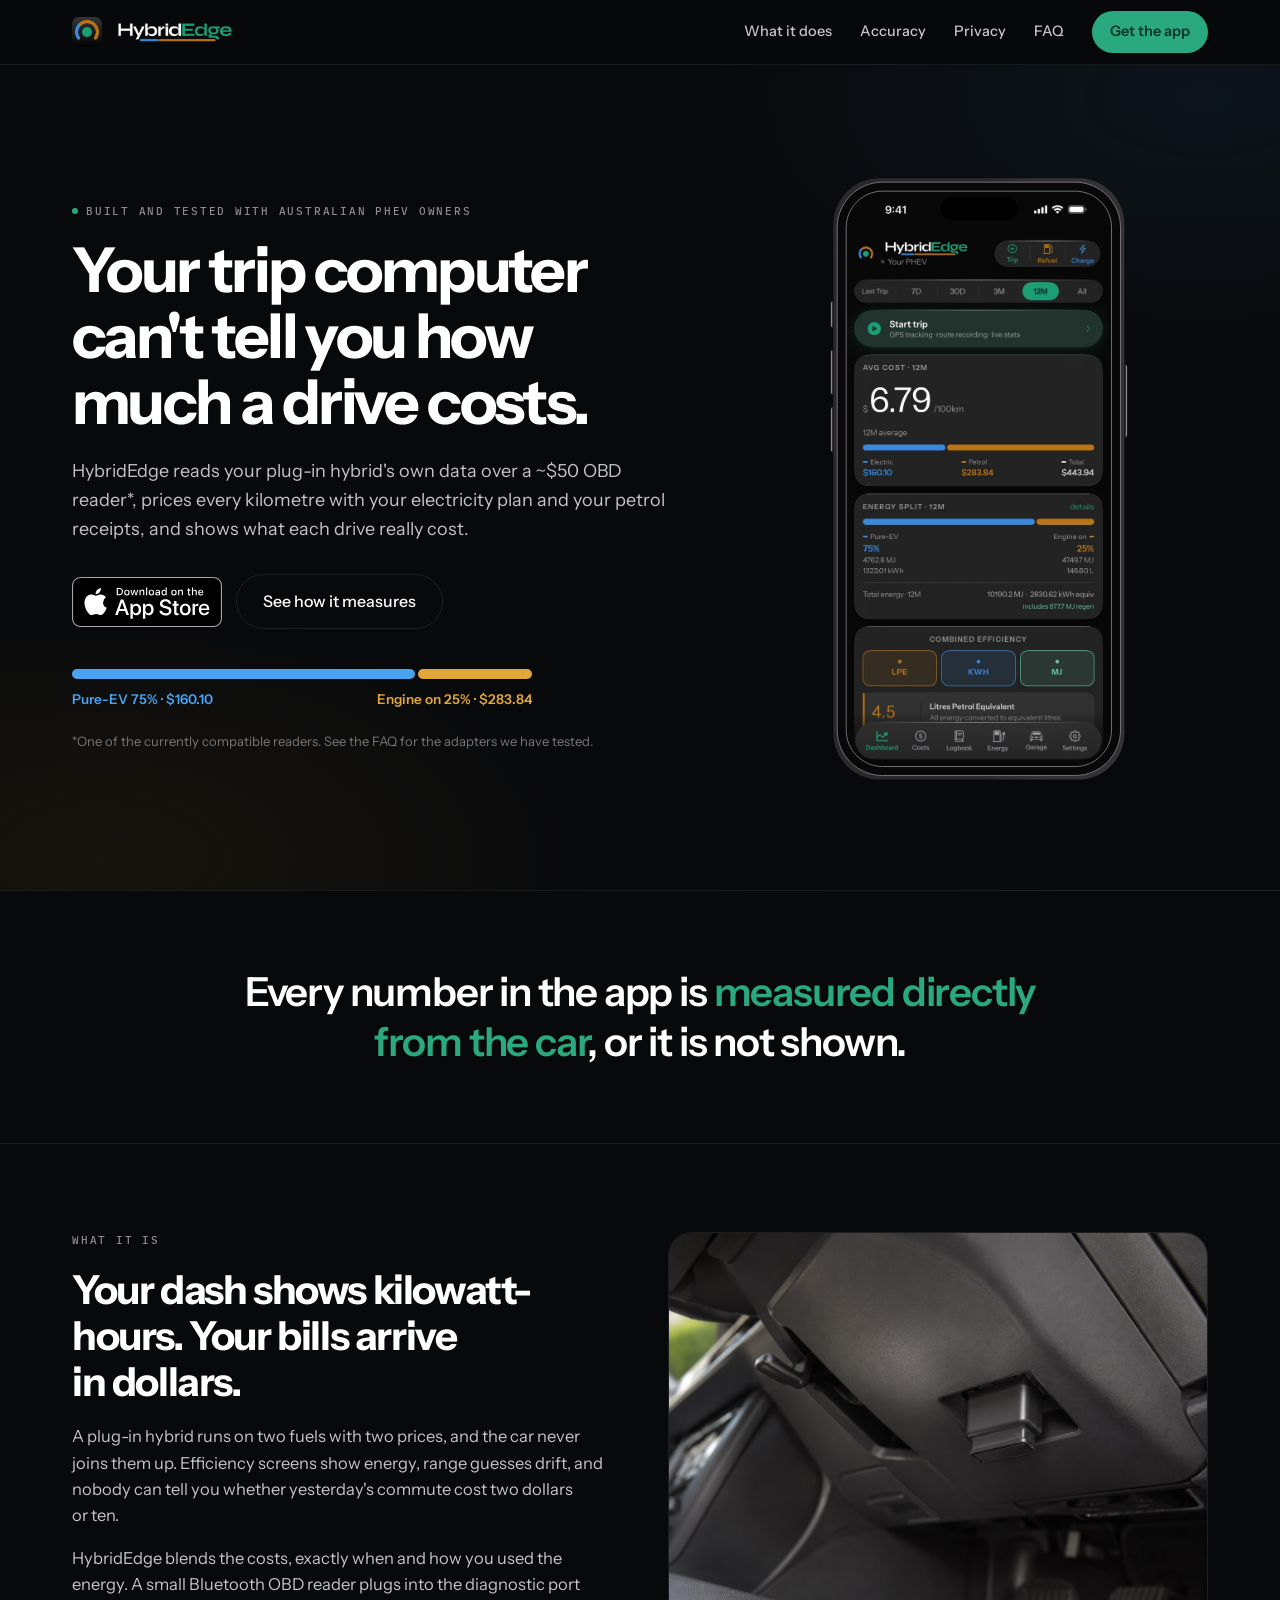
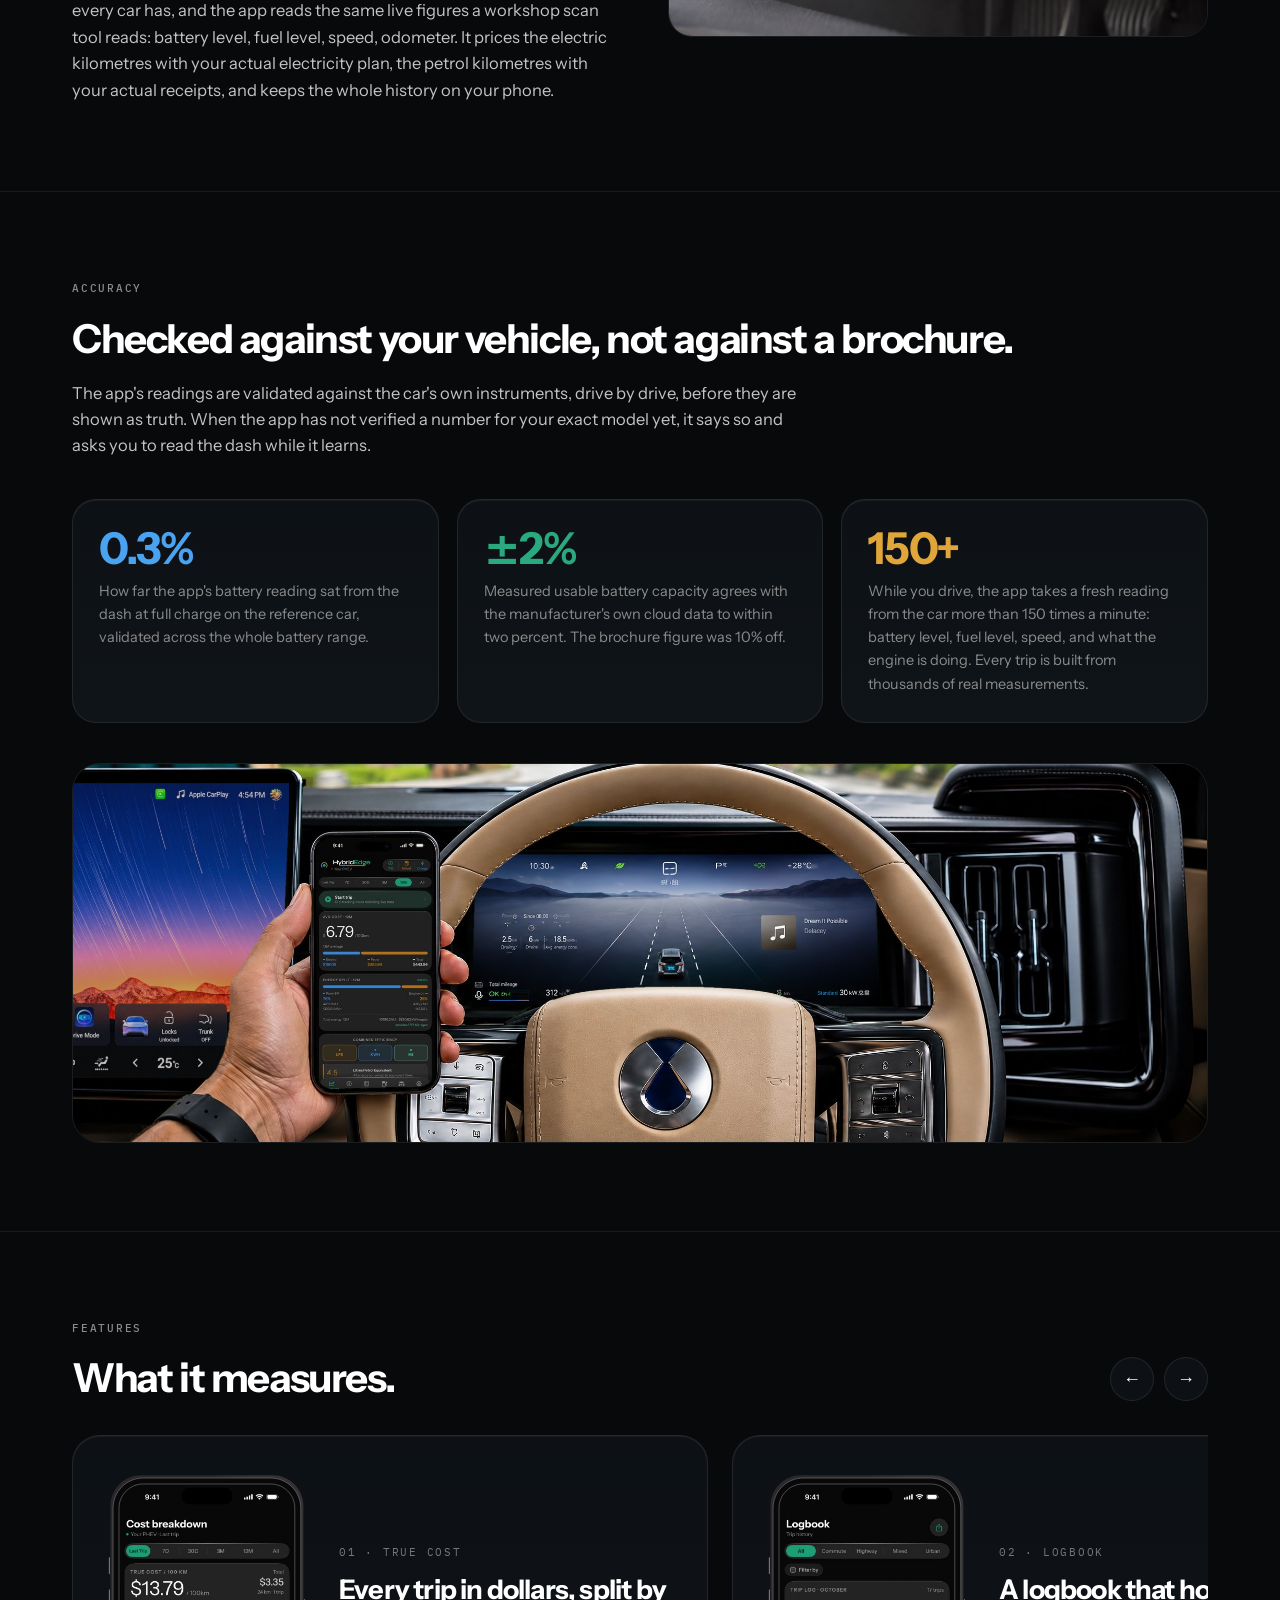
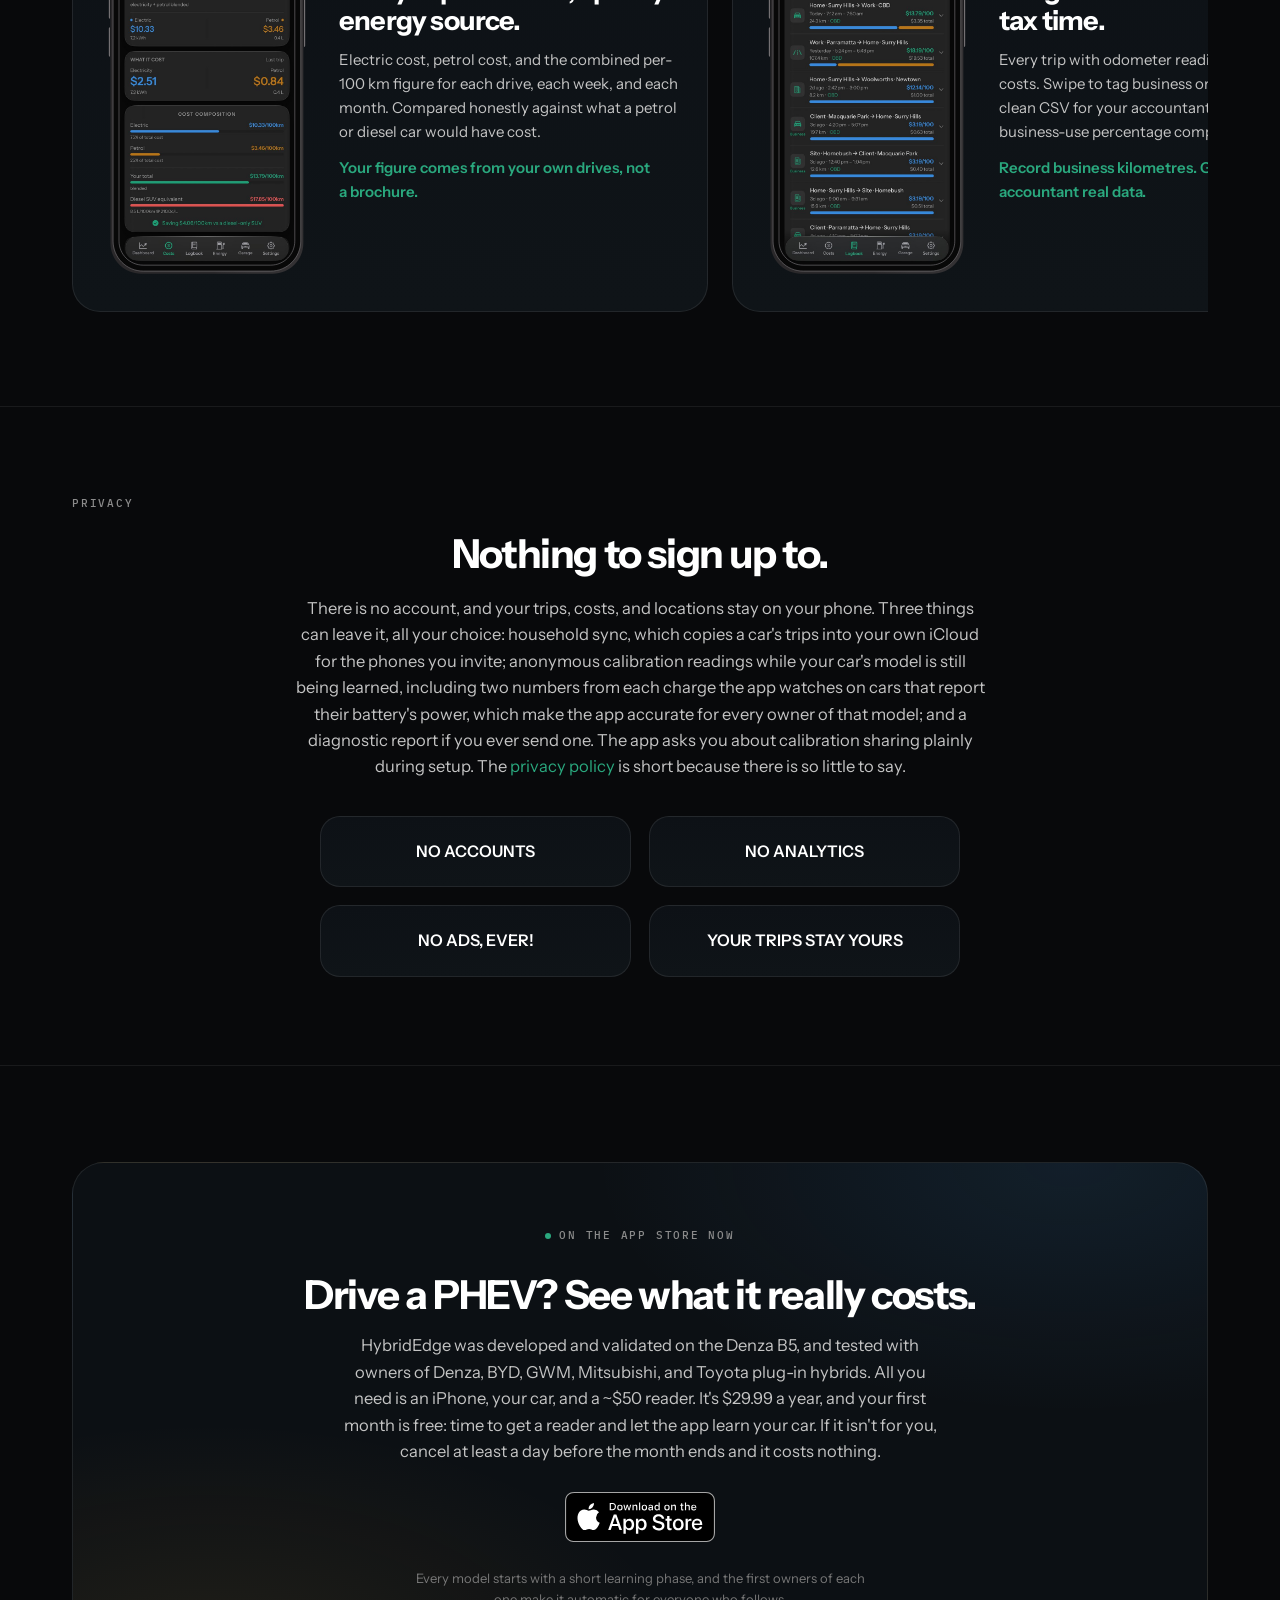
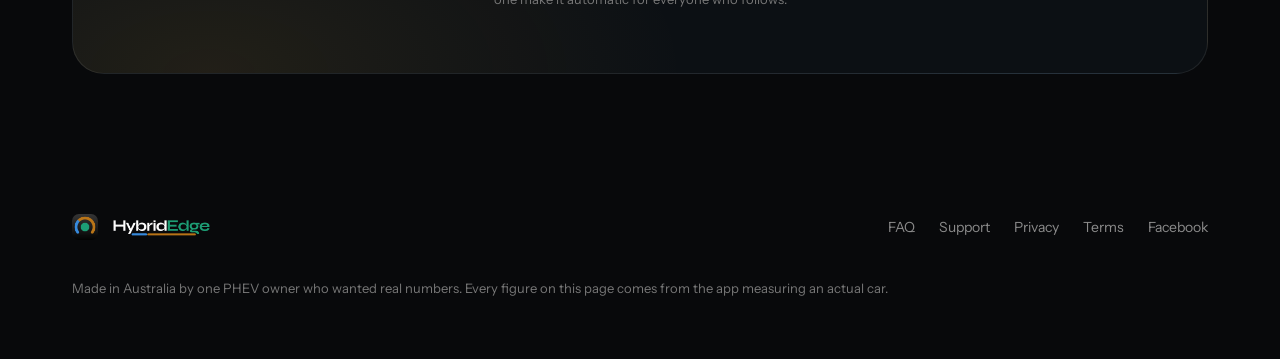
<file: index.html>
<!doctype html>
<html lang="en-AU">
<head>
<meta charset="utf-8">
<meta name="viewport" content="width=device-width, initial-scale=1">
<title>HybridEdge · Know what every drive really costs</title>
<meta name="description" content="HybridEdge reads your plug-in hybrid's own data over a ~$50 OBD reader and prices every kilometre with your real electricity plan and petrol receipts. Australian made, and the first month is free.">
<meta property="og:title" content="HybridEdge · Know what every drive really costs">
<meta property="og:description" content="Measured from the car over a ~$50 OBD reader. Electric and petrol costs, priced with your actual rates.">
<meta property="og:image" content="https://hybridedge.com.au/images/v3/og-image.jpg">
<link rel="icon" type="image/png" href="images/v2/app-icon.png">
<link rel="preconnect" href="https://fonts.googleapis.com">
<link rel="preconnect" href="https://fonts.gstatic.com" crossorigin>
<link href="https://fonts.googleapis.com/css2?family=Instrument+Sans:wght@400;500;600;700&family=IBM+Plex+Mono:wght@500&display=swap" rel="stylesheet">
<style>
:root {
  --bg: #08090B;
  --card: #0D1116;
  --card-2: #0F1418;
  --hairline: rgba(255,255,255,.07);
  --card-edge: rgba(255,255,255,.085);
  --text: #FFFFFF;
  --body-text: #C4C4C4;
  --dim: #8B8B8B;
  --faint: #777777;
  --electric: #4aa3f0;
  --petrol: #e0a63a;
  --green: #2aa87e;
  --sans: "Instrument Sans", -apple-system, system-ui, sans-serif;
  --mono: "IBM Plex Mono", ui-monospace, SFMono-Regular, Menlo, monospace;
}
* { margin: 0; padding: 0; box-sizing: border-box; }
html { scroll-behavior: smooth; }
body {
  background: var(--bg);
  color: var(--body-text);
  font-family: var(--sans);
  font-size: 16.5px;
  line-height: 1.6;
  -webkit-font-smoothing: antialiased;
}
h1, h2, h3, p { text-wrap: pretty; }
h1, h2, h3 { color: var(--text); }
a { color: var(--green); text-decoration: none; }
a:hover { text-decoration: underline; }
img { max-width: 100%; display: block; }

.wrap { max-width: 1200px; margin: 0 auto; padding: 0 32px; }
section { padding: 88px 0; border-bottom: 1px solid var(--hairline); }

.eyebrow {
  font-family: var(--mono); font-weight: 500; font-size: 11px;
  letter-spacing: .16em; text-transform: uppercase; color: var(--dim);
  display: flex; align-items: center; gap: 8px; margin-bottom: 18px;
}
.live-dot {
  width: 6px; height: 6px; border-radius: 50%; background: var(--green);
  animation: pulse 2.4s ease-in-out infinite;
}
@keyframes pulse { 0%,100% { opacity: 1 } 50% { opacity: .35 } }
@media (prefers-reduced-motion: reduce) { .live-dot { animation: none } }

/* ---------- header ---------- */
header {
  position: sticky; top: 0; z-index: 50;
  background: rgba(8,9,11,.86);
  border-bottom: 1px solid var(--hairline);
}
.nav {
  display: flex; align-items: center; gap: 28px;
  height: 64px; max-width: 1200px; margin: 0 auto; padding: 0 32px;
}
.brand { display: flex; align-items: center; gap: 10px; margin-right: auto; }
.brand img.icon { width: 30px; height: 30px; border-radius: 7px; }
.brand img.mark { height: 20px; width: auto; }
.nav a.link { color: var(--body-text); font-size: 14.5px; font-weight: 500; }
.nav a.link:hover { color: var(--text); text-decoration: none; }
.pill {
  background: var(--green); color: #04342C; font-weight: 600; font-size: 14.5px;
  padding: 9px 18px; border-radius: 999px;
}
.pill:hover { text-decoration: none; filter: brightness(1.08); }
@media (max-width: 720px) { .nav a.link { display: none } }

/* ---------- hero ---------- */
.hero {
  padding: 96px 0;
  background:
    radial-gradient(56% 44% at 8% 96%, rgba(224,166,58,.075), transparent 70%),
    radial-gradient(56% 44% at 94% 4%, rgba(74,163,240,.075), transparent 70%);
}
.hero-grid { display: grid; grid-template-columns: 1.15fr .85fr; gap: 56px; align-items: center; }
.hero h1 {
  font-size: clamp(38px, 5vw, 62px); font-weight: 700;
  letter-spacing: -.042em; line-height: 1.06; margin-bottom: 22px;
}
.hero p.lede { font-size: 18px; max-width: 34em; margin-bottom: 30px; }
.ctas { display: flex; align-items: center; gap: 14px; flex-wrap: wrap; margin-bottom: 40px; }
.btn-primary {
  background: var(--green); color: #04342C; font-weight: 600; font-size: 16px;
  padding: 14px 26px; border-radius: 999px;
}
.btn-primary:hover { text-decoration: none; filter: brightness(1.08); }
/* Apple's official badge, unmodified (developer.apple.com/app-store/marketing/guidelines): at least 40 px tall, clear space a quarter of its height. */
.store-badge { display: inline-flex; align-items: center; }
.store-badge img { display: block; height: 50px; width: auto; }
.store-badge:hover { text-decoration: none; }
.btn-ghost {
  color: var(--text); font-weight: 500; font-size: 16px;
  padding: 14px 26px; border-radius: 999px; border: 1px solid var(--card-edge);
}
.btn-ghost:hover { text-decoration: none; border-color: rgba(255,255,255,.2); }

.split { max-width: 460px; }
.split-caption {
  font-family: var(--mono); font-size: 11px; letter-spacing: .16em;
  text-transform: uppercase; color: var(--faint); margin-bottom: 10px;
}
.split-bar { display: flex; gap: 3px; height: 10px; margin-bottom: 10px; }
.split-bar .ev { background: var(--electric); border-radius: 999px; width: 75%; }
.split-bar .ice { background: var(--petrol); border-radius: 999px; width: 25%; }
.split-legend { display: flex; justify-content: space-between; font-size: 13.5px; }
.hero-fn { font-size: 13px; color: var(--faint); margin-top: 20px; }
.hero-fn a { color: var(--faint); text-underline-offset: 3px; }
.split-legend .ev { color: var(--electric); font-weight: 600; }
.split-legend .ice { color: var(--petrol); font-weight: 600; }

/* ---------- phone frame ---------- */
.phone { position: relative; width: var(--w, 300px); margin: 0 auto; }
.phone .screen-slot {
  position: absolute;
  left: calc(var(--w) * .10245 / 1.20593 * 1.20593); /* see derived note below */
  top: 0;
}
/* Derived geometry (brief §6): for frame width F, screen inset x = F*.08496,
   y = F*.09424; screen w = F*.82925; screen h = F*1.79827; radius = F*.11379.
   We size the component by frame width F = --w for simplicity. */
.phone .frame { position: relative; z-index: 2; width: 100%; height: auto; display: block; }
.phone .shot {
  position: absolute; z-index: 1;
  left: 8.496%; top: 4.769%;
  width: 82.925%; height: 90.963%;
  object-fit: cover;
  border-radius: calc(var(--w) * .11379);
}
.phone::after {
  content: ""; position: absolute; z-index: 3; inset: 0; border-radius: 18%;
  pointer-events: none;
}

/* ---------- statement band ---------- */
.statement { padding: 76px 0; text-align: center; }
.statement p {
  font-size: clamp(26px, 3.4vw, 40px); font-weight: 600; color: var(--text);
  letter-spacing: -.03em; line-height: 1.25; max-width: 22em; margin: 0 auto;
}
.statement .em { color: var(--green); }

/* ---------- what it is ---------- */
.cols { display: grid; grid-template-columns: 1fr 1fr; gap: 56px; align-items: start; }
h2.section { font-size: clamp(30px, 3.4vw, 40px); font-weight: 700; letter-spacing: -.035em; line-height: 1.15; margin-bottom: 18px; }
.photo-card { position: relative; border-radius: 24px; overflow: hidden; border: 1px solid var(--card-edge); }
.photo-card img { width: 100%; }
.photo-card .scrim {
  position: absolute; inset: auto 0 0 0; padding: 44px 22px 16px;
  background: linear-gradient(transparent, rgba(0,0,0,.82));
}
.photo-card .cap {
  font-family: var(--mono); font-size: 11px; letter-spacing: .16em;
  text-transform: uppercase; color: #cfcfcf;
}

/* ---------- accuracy ---------- */
.tiles { display: grid; grid-template-columns: repeat(3, 1fr); gap: 18px; margin: 40px 0; }
.tile {
  background: linear-gradient(180deg, var(--card), var(--card-2));
  border: 1px solid var(--card-edge); border-radius: 24px; padding: 26px;
  box-shadow: inset 0 1px 0 rgba(255,255,255,.05);
}
.tile .big { font-size: 44px; font-weight: 700; color: var(--text); letter-spacing: -.03em; line-height: 1; margin-bottom: 10px; }
.tile p { font-size: 14.5px; color: var(--dim); }
.tile.t-electric .big { color: var(--electric); }
.tile.t-petrol .big { color: var(--petrol); }
.tile.t-green .big { color: var(--green); }

.proof { position: relative; border-radius: 28px; overflow: hidden; border: 1px solid var(--card-edge); }
.proof img.photo { width: 100%; display: block; }
.proof-caption {
  font-family: var(--mono); font-size: 11px; letter-spacing: .16em;
  text-transform: uppercase; color: var(--faint); margin-top: 14px;
}

/* ---------- carousel ---------- */
.rail-head { display: flex; align-items: end; justify-content: space-between; margin-bottom: 34px; }
.arrows { display: flex; gap: 10px; }
.arrows button {
  width: 44px; height: 44px; border-radius: 50%; border: 1px solid var(--card-edge);
  background: var(--card); color: var(--text); font-size: 18px; cursor: pointer;
}
.arrows button:hover { border-color: rgba(255,255,255,.22); }
.rail {
  display: flex; gap: 24px; overflow-x: auto;
  scroll-snap-type: x mandatory; scrollbar-width: none;
  padding-bottom: 6px;
}
.rail::-webkit-scrollbar { display: none; }
.slide {
  flex: 0 0 636px; scroll-snap-align: start;
  background: linear-gradient(180deg, var(--card), var(--card-2));
  border: 1px solid var(--card-edge); border-radius: 28px;
  padding: 28px; display: flex; gap: 26px; align-items: center;
  box-shadow: inset 0 1px 0 rgba(255,255,255,.05);
}
.slide .phone { --w: 212px; flex: 0 0 212px; }
.slide .num {
  font-family: var(--mono); font-size: 11px; letter-spacing: .16em;
  text-transform: uppercase; color: var(--faint); margin-bottom: 12px;
}
.slide h3 { font-size: 27px; font-weight: 700; letter-spacing: -.03em; line-height: 1.15; margin-bottom: 12px; }
.slide p { font-size: 15px; }
.slide .close { margin-top: 12px; font-weight: 600; font-size: 15px; }
.close.c-electric { color: var(--electric); }
.close.c-petrol { color: var(--petrol); }
.close.c-green { color: var(--green); }
@media (max-width: 720px) {
  .slide { flex-basis: 86vw; flex-direction: column; align-items: flex-start; }
  .slide .phone { align-self: center; }
}

/* ---------- privacy ---------- */
#privacy .wrap { text-align: center; }
.privacy-grid { display: grid; grid-template-columns: 1fr 1fr; gap: 18px; margin-top: 36px; max-width: 640px; margin-left: auto; margin-right: auto; }
.pcell {
  background: linear-gradient(180deg, var(--card), var(--card-2));
  border: 1px solid var(--card-edge); border-radius: 20px; padding: 22px;
  font-weight: 600; color: var(--text); font-size: 16px;
}

/* ---------- CTA ---------- */
.cta-band { padding: 96px 0; border-bottom: none; }
.cta-panel {
  background:
    radial-gradient(60% 70% at 12% 100%, rgba(224,166,58,.10), transparent 70%),
    radial-gradient(60% 70% at 88% 0%, rgba(74,163,240,.10), transparent 70%),
    #0C1014;
  border: 1px solid var(--card-edge); border-radius: 32px;
  padding: 64px 40px; text-align: center;
}
.cta-panel h2 { margin-bottom: 14px; }
.cta-panel p { max-width: 36em; margin: 0 auto 28px; }
.cta-panel .note { font-size: 13px; color: var(--faint); margin: 18px auto 0; }

/* ---------- footer ---------- */
footer { padding: 44px 0 60px; }
.foot { display: flex; align-items: center; gap: 24px; flex-wrap: wrap; }
.foot .brand { margin-right: auto; }
.foot a { color: var(--dim); font-size: 14px; }
.foot .prov { width: 100%; margin-top: 14px; color: var(--faint); font-size: 13px; }

@media (max-width: 900px) {
  .hero-grid, .cols { grid-template-columns: 1fr; }
  .tiles { grid-template-columns: 1fr; }
  .hero { padding: 64px 0; }
  section { padding: 64px 0; }
  .privacy-grid { grid-template-columns: 1fr; }
}
</style>
</head>
<body>

<svg width="0" height="0" style="position:absolute" aria-hidden="true">
  <defs>
    <linearGradient id="fg1" x1="47.87" y1="1062.79" x2="1021.22" y2="1062.79" gradientUnits="userSpaceOnUse">
      <stop offset=".27" stop-color="#2a282a"/><stop offset=".54" stop-color="#2a282a"/>
      <stop offset=".57" stop-color="#2d2b2d"/><stop offset=".73" stop-color="#333133"/>
    </linearGradient>
    <linearGradient id="fg2" x1="1021.48" y1="802.85" x2="1030.32" y2="802.85" gradientTransform="translate(2051.803 1605.7) rotate(-180)" gradientUnits="userSpaceOnUse">
      <stop offset=".28" stop-color="#1d1b1d"/><stop offset=".49" stop-color="#4a474a"/><stop offset=".73" stop-color="#8c898b"/>
    </linearGradient>
    <linearGradient id="fg3" x1="39.68" y1="898.71" x2="48.52" y2="898.71" gradientTransform="translate(88.197 1797.415) rotate(-180)" gradientUnits="userSpaceOnUse">
      <stop offset=".27" stop-color="#8c898b"/><stop offset=".51" stop-color="#4a474a"/><stop offset=".72" stop-color="#1d1b1d"/>
    </linearGradient>
    <linearGradient id="fg4" x1="39.68" y1="706.65" x2="48.52" y2="706.65" gradientTransform="translate(88.197 1413.2916) rotate(-180)" xlink:href="#fg3"/>
    <linearGradient id="fg5" x1="39.68" y1="513.2" x2="48.52" y2="513.2" gradientTransform="translate(88.197 1026.3946) rotate(-180)" xlink:href="#fg3"/>
    <symbol id="iframe17" viewBox="0 0 1070 2115">
      <path fill="url(#fg1)" d="M866.56,2068.27H202.53c-20.87,0-41.13-4.09-60.21-12.16-18.42-7.79-34.96-18.94-49.16-33.14-14.2-14.2-25.35-30.74-33.14-49.16-8.07-19.08-12.16-39.33-12.16-60.21V211.96c0-20.87,4.09-41.13,12.16-60.21,7.79-18.42,18.94-34.96,33.14-49.16,14.2-14.2,30.74-25.35,49.16-33.14,19.08-8.07,39.33-12.16,60.21-12.16h664.03c20.87,0,41.13,4.09,60.21,12.16,18.42,7.79,34.96,18.94,49.16,33.14,14.2,14.2,25.35,30.74,33.14,49.16,8.07,19.08,12.16,39.33,12.16,60.21v1701.65c0,20.87-4.09,41.13-12.16,60.21-7.79,18.42-18.94,34.96-33.14,49.16-14.2,14.2-30.74,25.35-49.16,33.14-19.08,8.07-39.33,12.16-60.21,12.16ZM202.53,87.33c-68.72,0-124.63,55.91-124.63,124.63v1701.65c0,68.72,55.91,124.63,124.63,124.63h664.03c68.72,0,124.63-55.91,124.63-124.63V211.96c0-68.72-55.91-124.63-124.63-124.63H202.53Z"/>
      <path fill="#080808" stroke="#7d7a7d" stroke-width="3" d="M856.44,2054.75H212.65c-20.48,0-40.36-4.02-59.08-11.93-18.08-7.65-34.31-18.59-48.24-32.52-13.93-13.93-24.88-30.17-32.52-48.24-7.92-18.72-11.93-38.6-11.93-59.08V222.6c0-20.48,4.02-40.36,11.93-59.09,7.65-18.08,18.59-34.31,32.52-48.24,13.93-13.93,30.17-24.88,48.24-32.52,18.72-7.92,38.6-11.93,59.08-11.93h643.79c20.48,0,40.36,4.02,59.08,11.93,18.08,7.65,34.31,18.59,48.24,32.52,13.93,13.93,24.88,30.17,32.52,48.24,7.92,18.72,11.93,38.6,11.93,59.09v1680.37c0,20.48-4.02,40.36-11.93,59.08-7.65,18.08-18.59,34.31-32.52,48.24-13.93,13.93-30.17,24.88-48.24,32.52-18.72,7.92-38.6,11.93-59.08,11.93ZM212.65,100.85c-67.13,0-121.75,54.62-121.75,121.75v1680.37c0,67.13,54.62,121.75,121.75,121.75h643.79c67.13,0,121.75-54.62,121.75-121.75V222.6c0-67.13-54.62-121.75-121.75-121.75H212.65Z"/>
      <path fill="url(#fg2)" d="M1030.32,680.3h0v245.1h0c-4.88,0-8.84-3.96-8.84-8.84v-227.42c0-4.88,3.96-8.84,8.84-8.84Z" transform="translate(2051.803 1605.7) rotate(-180)"/>
      <path fill="url(#fg3)" d="M39.68,822.96h0c4.88,0,8.84,3.96,8.84,8.84v133.82c0,4.88-3.96,8.84-8.84,8.84h0v-151.5h0Z" transform="translate(88.197 1797.415) rotate(-180)"/>
      <path fill="url(#fg4)" d="M39.68,630.9h0c4.88,0,8.84,3.96,8.84,8.84v133.82c0,4.88-3.96,8.84-8.84,8.84h0v-151.5h0Z" transform="translate(88.197 1413.2916) rotate(-180)"/>
      <path fill="url(#fg5)" d="M39.68,468.13h0c4.88,0,8.84,3.96,8.84,8.84v72.46c0,4.88-3.96,8.84-8.84,8.84h0v-90.14h0Z" transform="translate(88.197 1026.3946) rotate(-180)"/>
      <rect x="406.6" y="120" width="256" height="79" rx="39.5" fill="#000"/>
    </symbol>
  </defs>
</svg>

<header>
  <nav class="nav">
    <a class="brand" href="#top" aria-label="HybridEdge home">
      <img class="icon" src="images/v2/app-icon.png" alt="">
      <img class="mark" src="images/v2/wordmark-dark.png" alt="HybridEdge">
    </a>
    <a class="link" href="#what">What it does</a>
    <a class="link" href="#accuracy">Accuracy</a>
    <a class="link" href="#privacy">Privacy</a>
    <a class="link" href="faq.html">FAQ</a>
    <a class="pill" href="https://apps.apple.com/au/app/hybridedge/id6791924413">Get the app</a>
  </nav>
</header>

<section class="hero" id="top" style="border-bottom: 1px solid var(--hairline)">
  <div class="wrap hero-grid">
    <div>
      <p class="eyebrow"><span class="live-dot"></span> Built and tested with Australian PHEV owners</p>
      <h1>Your trip computer can't tell you how much a drive costs.</h1>
      <p class="lede">HybridEdge reads your plug-in hybrid's own data over a ~$50 OBD reader*, prices every kilometre with your electricity plan and your petrol receipts, and shows what each drive really cost.</p>
      <div class="ctas">
        <a class="store-badge" href="https://apps.apple.com/au/app/hybridedge/id6791924413"><img src="images/app-store-badge.svg" alt="Download on the App Store" width="150" height="50"></a>
        <a class="btn-ghost" href="#accuracy">See how it measures</a>
      </div>
      <div class="split">
        <div class="split-bar"><span class="ev"></span><span class="ice"></span></div>
        <div class="split-legend">
          <span class="ev">Pure-EV 75% · $160.10</span>
          <span class="ice">Engine on 25% · $283.84</span>
        </div>
      </div>
      <p class="hero-fn">*One of the currently compatible readers. See <a href="faq.html">the FAQ</a> for the adapters we have tested.</p>
    </div>
    <div class="phone" style="--w: 320px">
      <img class="shot" src="images/v3/dashboard-640.jpg" alt="HybridEdge dashboard showing $6.79 per 100 km over 12 months, with electric and petrol cost split">
      <svg class="frame" viewBox="0 0 1070 2115" role="img" aria-label="iPhone frame"><use href="#iframe17"/></svg>
    </div>
  </div>
</section>

<section class="statement">
  <div class="wrap">
    <p>Every number in the app is <span class="em">measured directly from the car</span>, or it is not shown.</p>
  </div>
</section>

<section id="what">
  <div class="wrap cols">
    <div>
      <p class="eyebrow">What it is</p>
      <h2 class="section">Your dash shows kilowatt-hours. Your bills arrive in dollars.</h2>
      <p style="margin-bottom: 16px">A plug-in hybrid runs on two fuels with two prices, and the car never joins them up. Efficiency screens show energy, range guesses drift, and nobody can tell you whether yesterday's commute cost two dollars or ten.</p>
      <p>HybridEdge blends the costs, exactly when and how you used the energy. A small Bluetooth OBD reader plugs into the diagnostic port every car has, and the app reads the same live figures a workshop scan tool reads: battery level, fuel level, speed, odometer. It prices the electric kilometres with your actual electricity plan, the petrol kilometres with your actual receipts, and keeps the whole history on your phone.</p>
    </div>
    <div class="photo-card">
      <img src="images/v2/dongle-under-dash.jpg" alt="A Bluetooth OBD reader plugged into the diagnostic port under a car's dash">
    </div>
  </div>
</section>

<section id="accuracy">
  <div class="wrap">
    <p class="eyebrow">Accuracy</p>
    <h2 class="section">Checked against your vehicle, not against a brochure.</h2>
    <p style="max-width: 44em">The app's readings are validated against the car's own instruments, drive by drive, before they are shown as truth. When the app has not verified a number for your exact model yet, it says so and asks you to read the dash while it learns.</p>
    <div class="tiles">
      <div class="tile t-electric">
        <div class="big">0.3%</div>
        <p>How far the app's battery reading sat from the dash at full charge on the reference car, validated across the whole battery range.</p>
      </div>
      <div class="tile t-green">
        <div class="big">±2%</div>
        <p>Measured usable battery capacity agrees with the manufacturer's own cloud data to within two percent. The brochure figure was 10% off.</p>
      </div>
      <div class="tile t-petrol">
        <div class="big">150+</div>
        <p>While you drive, the app takes a fresh reading from the car more than 150 times a minute: battery level, fuel level, speed, and what the engine is doing. Every trip is built from thousands of real measurements.</p>
      </div>
    </div>
    <div class="proof">
      <img class="photo" src="images/v3/dash-proof.jpg" alt="A phone running HybridEdge held in front of a Denza instrument cluster">
    </div>
  </div>
</section>

<section id="features">
  <div class="wrap">
    <div class="rail-head">
      <div>
        <p class="eyebrow">Features</p>
        <h2 class="section" style="margin-bottom: 0">What it measures.</h2>
      </div>
      <div class="arrows">
        <button type="button" aria-label="Previous" onclick="document.getElementById('rail').scrollBy({left:-660,behavior:'smooth'})">&#8592;</button>
        <button type="button" aria-label="Next" onclick="document.getElementById('rail').scrollBy({left:660,behavior:'smooth'})">&#8594;</button>
      </div>
    </div>
  </div>
  <div class="wrap">
    <div class="rail" id="rail">
      <div class="slide">
        <div class="phone">
          <img class="shot" src="images/v3/cost-breakdown-640.jpg" alt="Cost breakdown screen">
          <svg class="frame" viewBox="0 0 1070 2115" aria-hidden="true"><use href="#iframe17"/></svg>
        </div>
        <div>
          <p class="num">01 · True cost</p>
          <h3>Every trip in dollars, split by energy source.</h3>
          <p>Electric cost, petrol cost, and the combined per-100 km figure for each drive, each week, and each month. Compared honestly against what a petrol or diesel car would have cost.</p>
          <p class="close c-green">Your figure comes from your own drives, not a brochure.</p>
        </div>
      </div>
      <div class="slide">
        <div class="phone">
          <img class="shot" src="images/v3/logbook-640.jpg" alt="Trip logbook">
          <svg class="frame" viewBox="0 0 1070 2115" aria-hidden="true"><use href="#iframe17"/></svg>
        </div>
        <div>
          <p class="num">02 · Logbook</p>
          <h3>A logbook that holds up at tax time.</h3>
          <p>Every trip with odometer readings, places, and costs. Swipe to tag business or private, export a clean CSV for your accountant with the business-use percentage computed.</p>
          <p class="close c-green">Record business kilometres. Give your accountant real data.</p>
        </div>
      </div>
      <div class="slide">
        <div class="phone">
          <img class="shot" src="images/v3/energy-log-640.jpg" alt="Energy log of charges and fills">
          <svg class="frame" viewBox="0 0 1070 2115" aria-hidden="true"><use href="#iframe17"/></svg>
        </div>
        <div>
          <p class="num">03 · Energy ledger</p>
          <h3>Every charge and every fill, one ledger.</h3>
          <p>Charges and refuels sit in one editable history, so the cost basis behind every trip is visible and correctable. Mistype a charge and you can fix it later without breaking the maths.</p>
          <p class="close c-petrol">All your energy costs, logged and listed.</p>
        </div>
      </div>
      <div class="slide">
        <div class="phone">
          <img class="shot" src="images/v3/energy-plan-picker-640.jpg" alt="Electricity plan picker">
          <svg class="frame" viewBox="0 0 1070 2115" aria-hidden="true"><use href="#iframe17"/></svg>
        </div>
        <div>
          <p class="num">04 · Your real tariff</p>
          <h3>Charges priced by your actual plan.</h3>
          <p>Pick your electricity plan from nearly 200 real Australian tariffs. Free windows and time-of-use included. A midnight charge and a peak-hour charge cost different money, and the app knows.</p>
          <p class="close c-electric">Solar counts as free. Free windows count as free.</p>
        </div>
      </div>
      <div class="slide">
        <div class="phone">
          <img class="shot" src="images/v3/receipt-scan-640.jpg" alt="A scanned fuel receipt, ready to save">
          <svg class="frame" viewBox="0 0 1070 2115" aria-hidden="true"><use href="#iframe17"/></svg>
        </div>
        <div>
          <p class="num">05 · Receipt scanning</p>
          <h3>Snap a refill, capture the cost.</h3>
          <p>Litres, price and total read straight off the receipt. Charging sessions scan too, from a screenshot of your charger's app or your charger's screen.</p>
          <p class="close c-petrol">Every electron in your battery and litre of petrol in your tank has a price.</p>
        </div>
      </div>
      <div class="slide">
        <div class="phone">
          <img class="shot" src="images/v3/make-picker-640.jpg" alt="Choosing a make from the vehicle list">
          <svg class="frame" viewBox="0 0 1070 2115" aria-hidden="true"><use href="#iframe17"/></svg>
        </div>
        <div>
          <p class="num">06 · PHEV database</p>
          <h3>Over 100 Australian PHEVs in the database, and counting.</h3>
          <p>Battery sizes, tank capacities, and consumption figures for the plug-in hybrids actually sold here, kept current without app updates. And multiple cars per household are supported.</p>
          <p class="close c-electric">Your model missing? It gets added on request.</p>
        </div>
      </div>
      <div class="slide">
        <div class="phone">
          <img class="shot" src="images/v3/cockpit-640.jpg" alt="Live cockpit view with battery and fuel dials">
          <svg class="frame" viewBox="0 0 1070 2115" aria-hidden="true"><use href="#iframe17"/></svg>
        </div>
        <div>
          <p class="num">07 · Live capture</p>
          <h3>Watch the drive as it happens.</h3>
          <p>Battery, fuel, speed, and which energy source is doing the work right now, live from the car while you drive. CarPlay included.</p>
          <p class="close c-electric">Measured values only. When the reader is off, the dials say so.</p>
        </div>
      </div>
      <div class="slide">
        <div class="phone">
          <img class="shot" src="images/v3/auto-drive-640.jpg" alt="Dashboard with Auto Drive armed">
          <svg class="frame" viewBox="0 0 1070 2115" aria-hidden="true"><use href="#iframe17"/></svg>
        </div>
        <div>
          <p class="num">08 · Auto Drive</p>
          <h3>Start the car, and drive.</h3>
          <p>With a reader plugged in, Auto Drive starts the trip as you pull away and saves it a few minutes after you park, so a quick stop stays part of the same trip. It can be switched on once the app has learned your car's battery reading.</p>
          <p class="close c-electric">Nothing to tap at the start or the end.</p>
        </div>
      </div>
      <div class="slide">
        <div class="phone">
          <img class="shot" src="images/v3/charge-detected-640.jpg" alt="A home charge recorded automatically on the dashboard">
          <svg class="frame" viewBox="0 0 1070 2115" aria-hidden="true"><use href="#iframe17"/></svg>
        </div>
        <div>
          <p class="num">09 · Charge detection</p>
          <h3>Home charging, logged for you.</h3>
          <p>With a reader plugged in, when the battery rises while the car is parked, the app records the charge: how much went in, when, and what it cost on your electricity plan. If it came from solar or a home battery, one tap says so.</p>
          <p class="close c-green">No typing when you charge at home.</p>
        </div>
      </div>
    </div>
  </div>
</section>

<section id="privacy">
  <div class="wrap">
    <p class="eyebrow">Privacy</p>
    <h2 class="section">Nothing to sign up to.</h2>
    <p style="max-width: 42em; margin-left: auto; margin-right: auto">There is no account, and your trips, costs, and locations stay on your phone. Three things can leave it, all your choice: household sync, which copies a car's trips into your own iCloud for the phones you invite; anonymous calibration readings while your car's model is still being learned, including two numbers from each charge the app watches on cars that report their battery's power, which make the app accurate for every owner of that model; and a diagnostic report if you ever send one. The app asks you about calibration sharing plainly during setup. The <a href="privacy.html">privacy policy</a> is short because there is so little to say.</p>
    <div class="privacy-grid">
      <div class="pcell">NO ACCOUNTS</div>
      <div class="pcell">NO ANALYTICS</div>
      <div class="pcell">NO ADS, EVER!</div>
      <div class="pcell">YOUR TRIPS STAY YOURS</div>
    </div>
  </div>
</section>

<section class="cta-band">
  <div class="wrap">
    <div class="cta-panel">
      <p class="eyebrow" style="justify-content: center"><span class="live-dot"></span> On the App Store now</p>
      <h2 class="section">Drive a PHEV? See what it really costs.</h2>
      <p>HybridEdge was developed and validated on the Denza B5, and tested with owners of Denza, BYD, GWM, Mitsubishi, and Toyota plug-in hybrids. All you need is an iPhone, your car, and a ~$50 reader. It's $29.99 a year, and your first month is free: time to get a reader and let the app learn your car. If it isn't for you, cancel at least a day before the month ends and it costs nothing.</p>
      <a class="store-badge" href="https://apps.apple.com/au/app/hybridedge/id6791924413"><img src="images/app-store-badge.svg" alt="Download on the App Store" width="150" height="50"></a>
      <p class="note">Every model starts with a short learning phase, and the first owners of each one make it automatic for everyone who follows.</p>
    </div>
  </div>
</section>

<footer>
  <div class="wrap foot">
    <a class="brand" href="#top">
      <img class="icon" src="images/v2/app-icon.png" alt="" style="width:26px;height:26px">
      <img class="mark" src="images/v2/wordmark-dark.png" alt="HybridEdge" style="height:17px">
    </a>
    <a href="faq.html">FAQ</a>
    <a href="support.html">Support</a>
    <a href="privacy.html">Privacy</a>
    <a href="terms.html">Terms</a>
    <a href="https://www.facebook.com/HybridEdgeApp/">Facebook</a>
    <p class="prov">Made in Australia by one PHEV owner who wanted real numbers. Every figure on this page comes from the app measuring an actual car.</p>
  </div>
</footer>

</body>
</html>
</file>
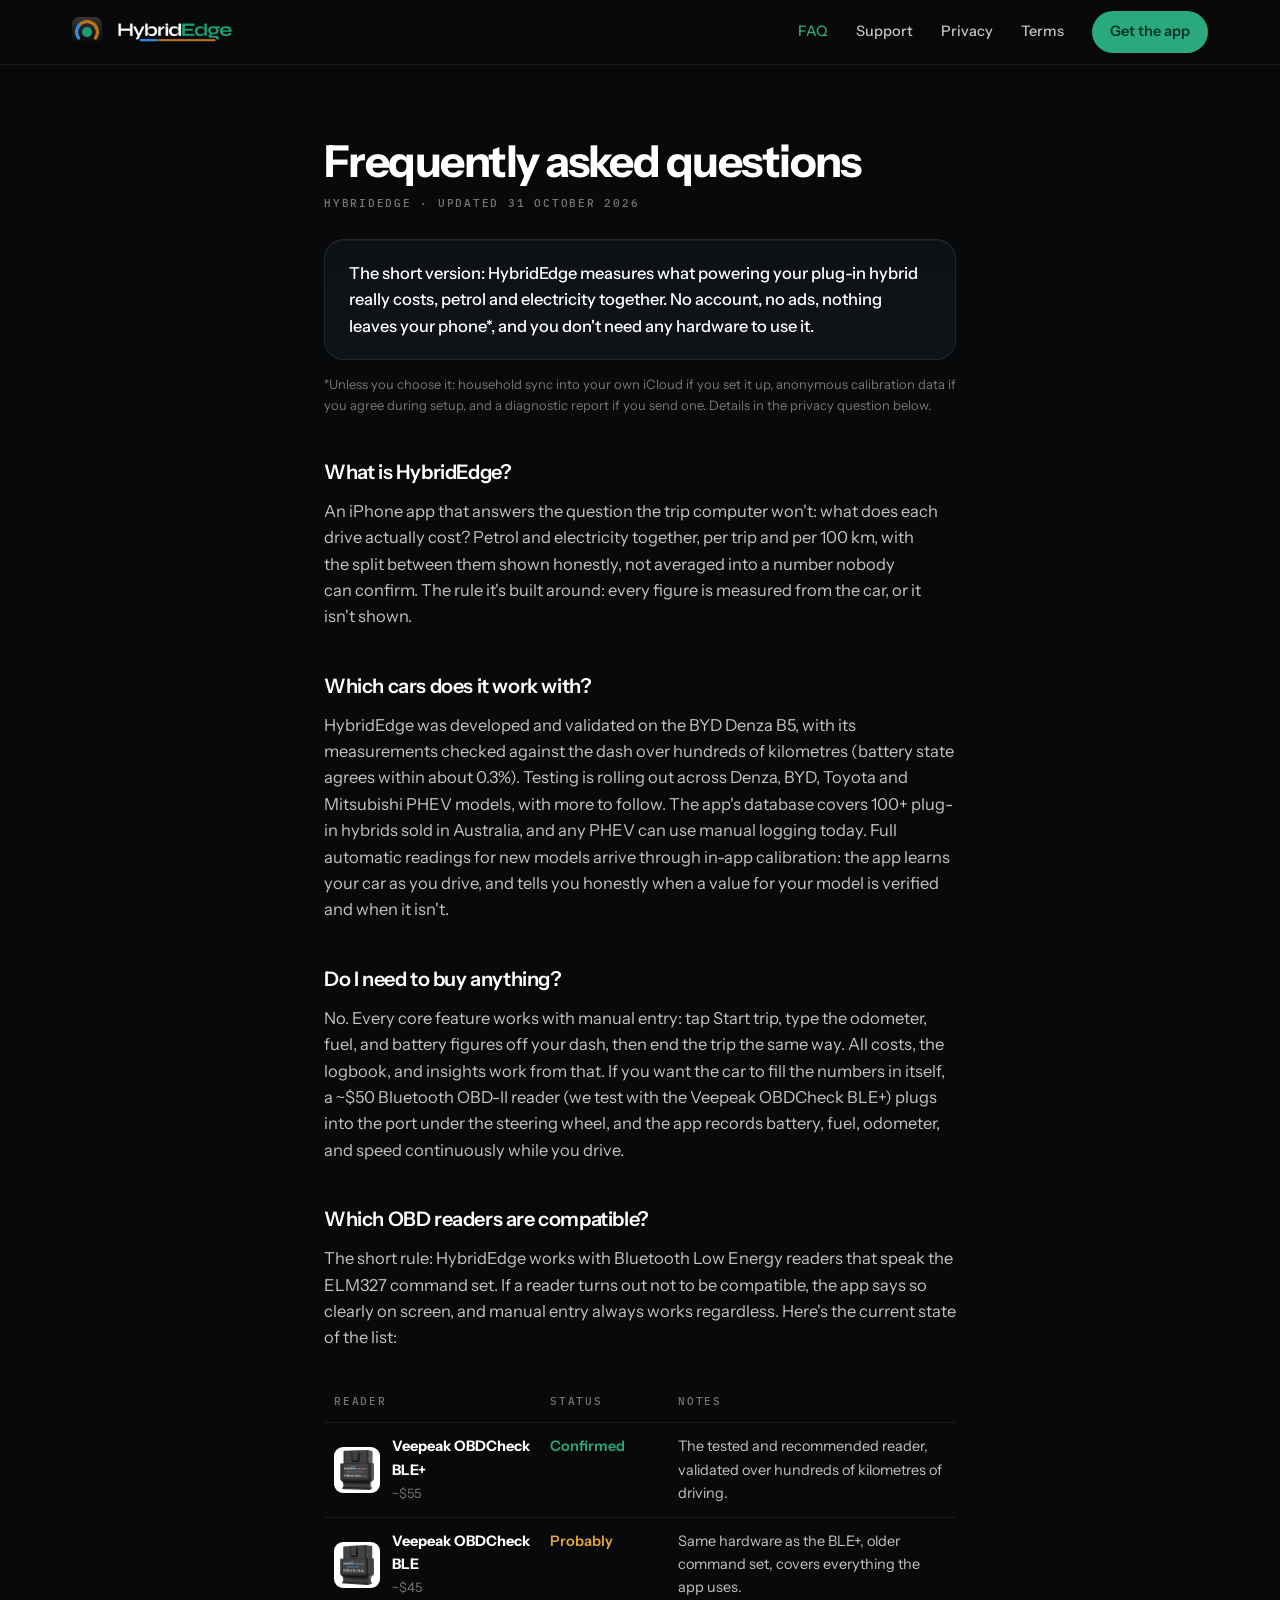
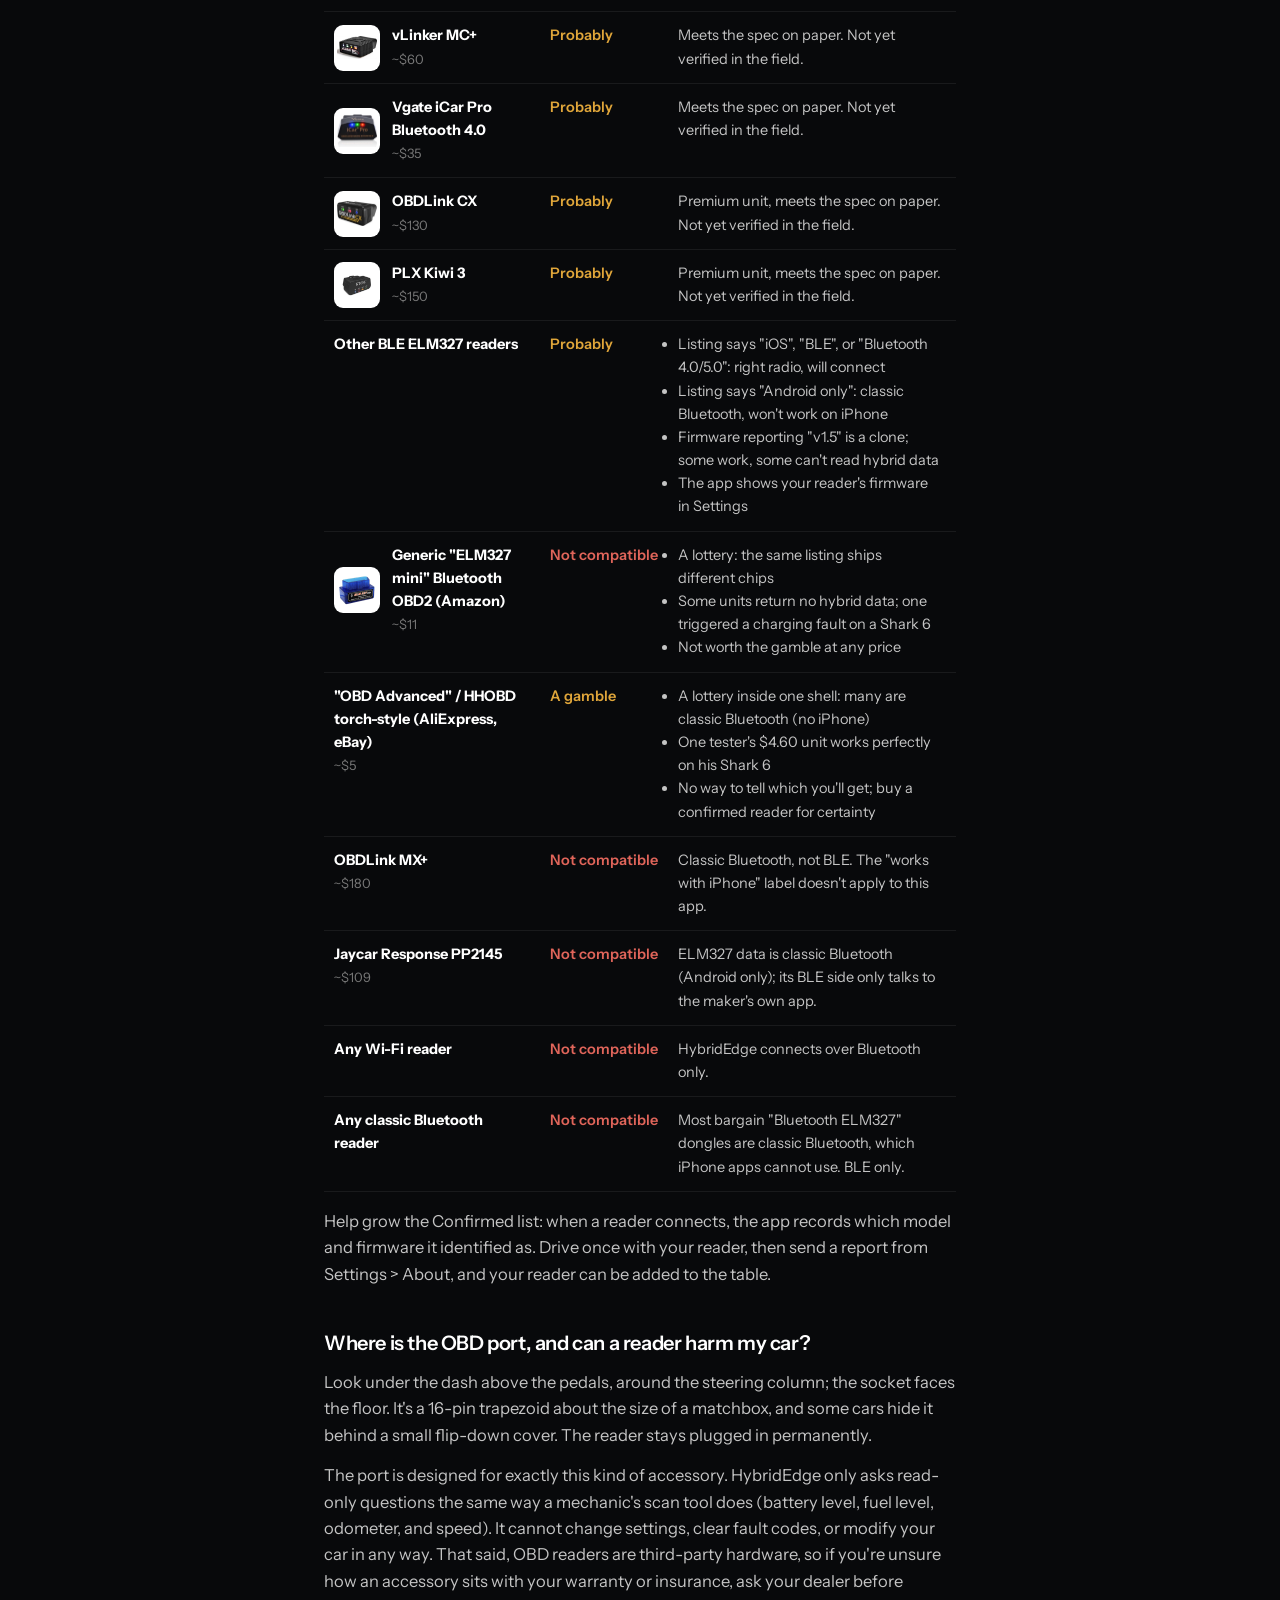
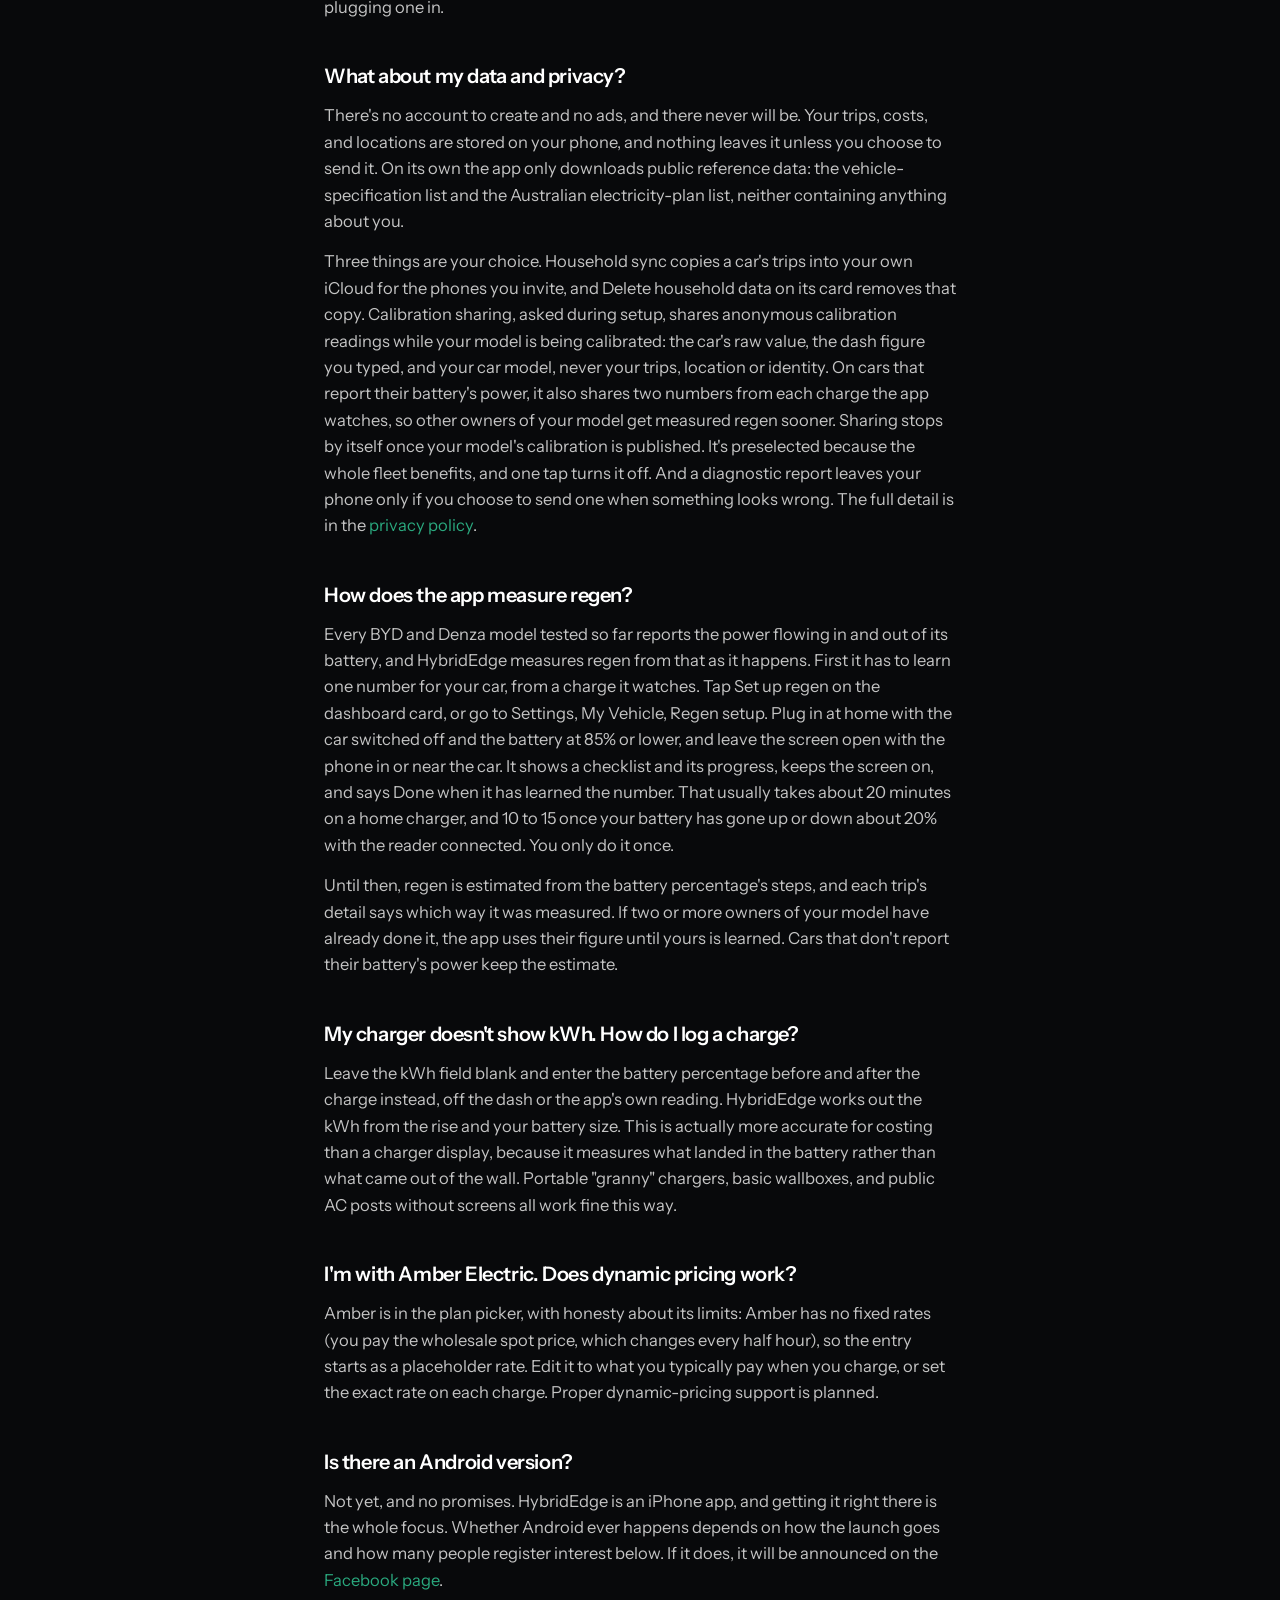
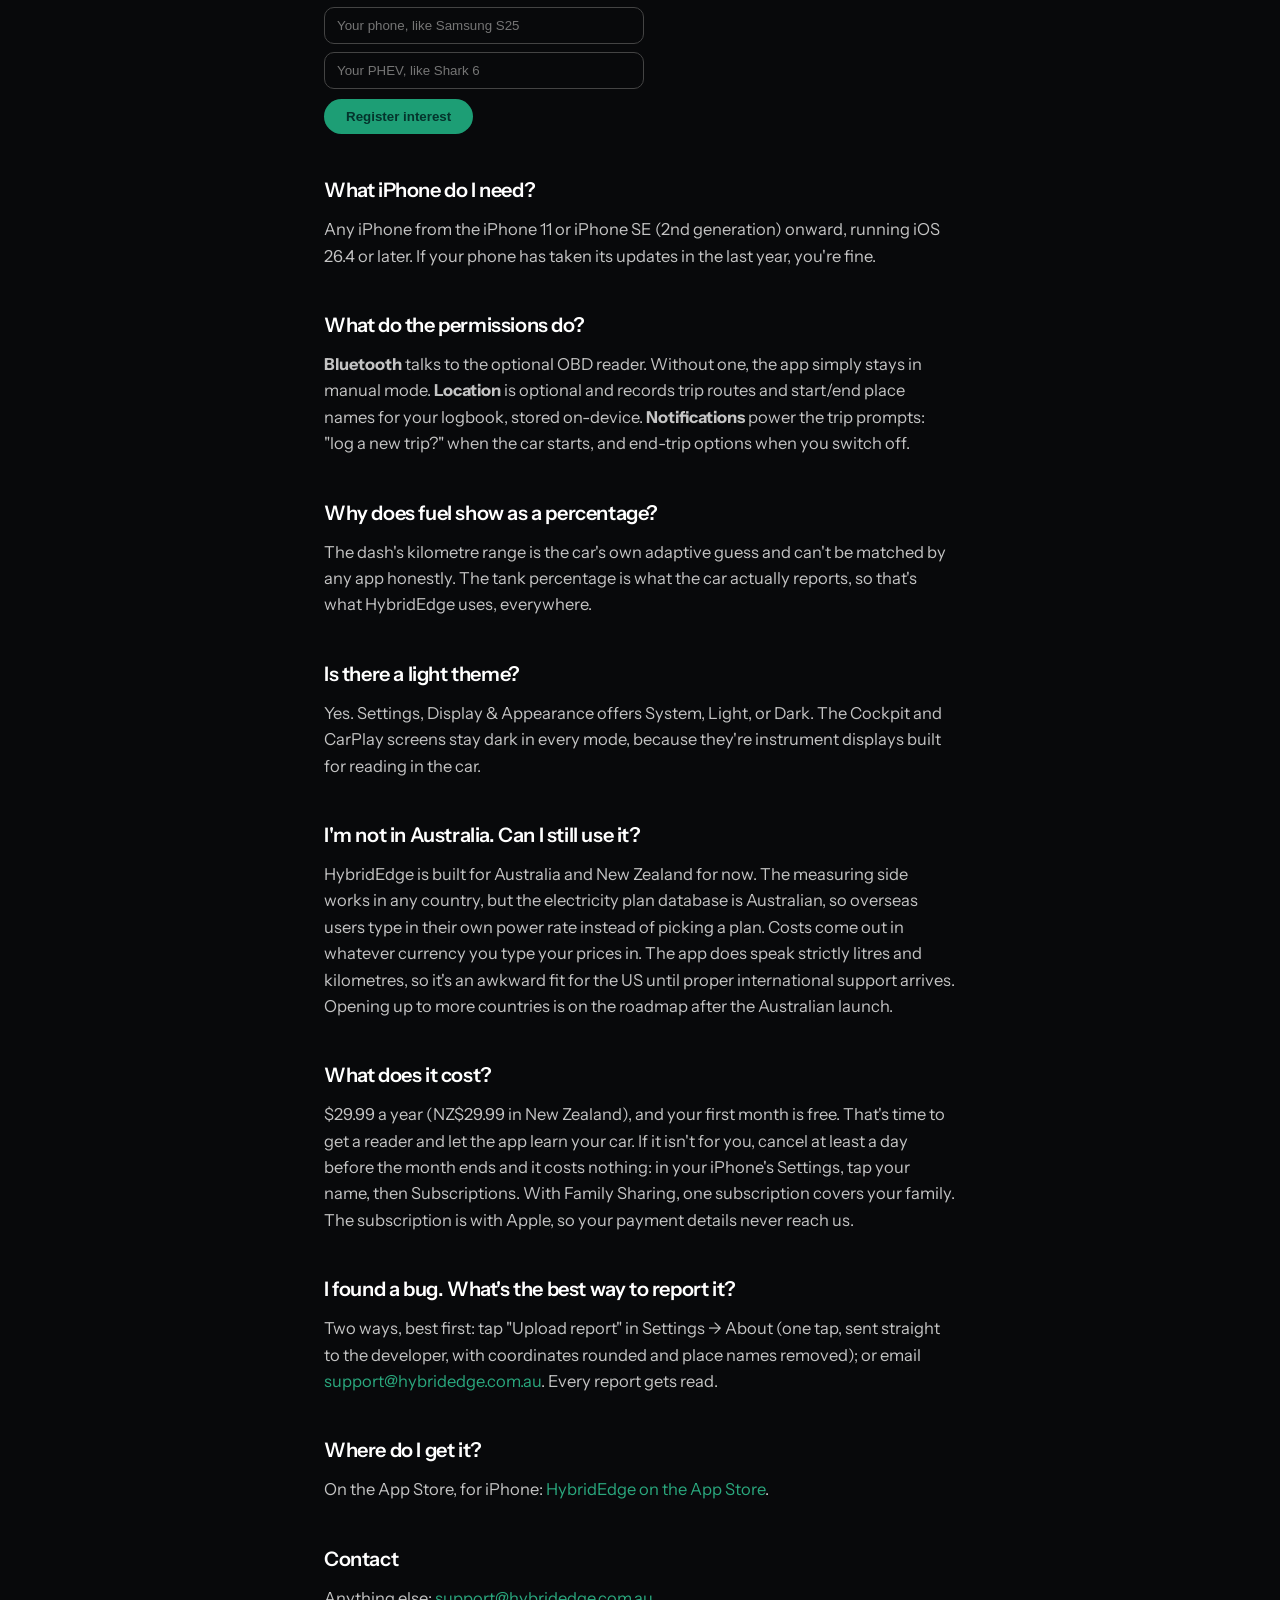
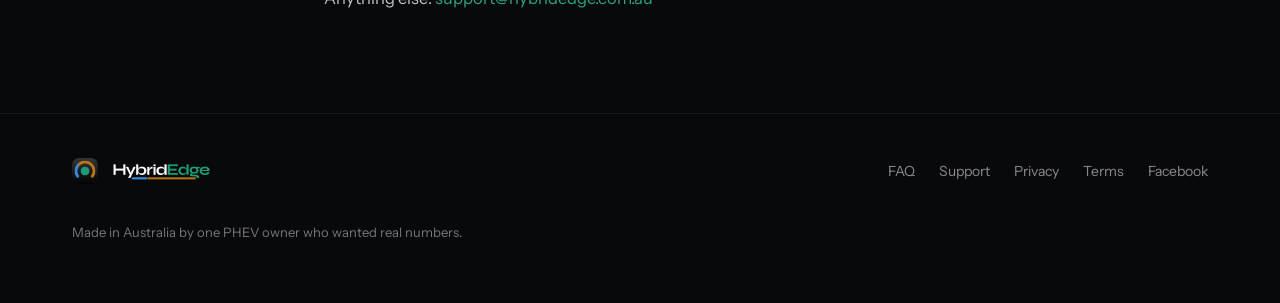
<file: faq.html>
<!doctype html>
<html lang="en-AU">
<head>
<meta charset="utf-8">
<meta name="viewport" content="width=device-width, initial-scale=1">
<title>FAQ · HybridEdge</title>
<link rel="icon" type="image/png" href="images/v2/app-icon.png">
<link rel="preconnect" href="https://fonts.googleapis.com">
<link rel="preconnect" href="https://fonts.gstatic.com" crossorigin>
<link href="https://fonts.googleapis.com/css2?family=Instrument+Sans:wght@400;500;600;700&family=IBM+Plex+Mono:wght@500&display=swap" rel="stylesheet">
<link rel="stylesheet" href="assets/v2-shell.css?v=3">
</head>
<body>

<header class="site">
  <nav class="nav">
    <a class="brand" href="index.html" aria-label="HybridEdge home">
      <img class="icon" src="images/v2/app-icon.png" alt="">
      <img class="mark" src="images/v2/wordmark-dark.png" alt="HybridEdge">
    </a>
    <a class="link current" href="faq.html">FAQ</a>
    <a class="link" href="support.html">Support</a>
    <a class="link" href="privacy.html">Privacy</a>
    <a class="link" href="terms.html">Terms</a>
    <a class="pill" href="https://apps.apple.com/au/app/hybridedge/id6791924413">Get the app</a>
  </nav>
</header>

<main class="measure">
<h1>Frequently asked questions</h1>
<p class="updated">HybridEdge · Updated 31 October 2026</p>

<div class="summary">
  The short version: HybridEdge measures what powering your plug-in hybrid
  really costs, petrol and electricity together. No account, no ads, nothing
  leaves your phone*, and you don't need any hardware to use it.
</div>
<p class="fn">*Unless you choose it: household sync into your own iCloud if
you set it up, anonymous calibration data if you agree during setup, and a
diagnostic report if you send one. Details in the privacy question below.</p>

<h2>What is HybridEdge?</h2>
<p>An iPhone app that answers the question the trip computer won't: what does
each drive actually cost? Petrol and electricity together, per trip and per
100&nbsp;km, with the split between them shown honestly, not averaged into a
number nobody can confirm. The rule it's built around: every figure is
measured from the car, or it isn't shown.</p>

<h2>Which cars does it work with?</h2>
<p>HybridEdge was developed and validated on the BYD Denza B5, with its
measurements checked against the dash over hundreds of kilometres (battery
state agrees within about 0.3%). Testing is rolling out across Denza, BYD,
Toyota and Mitsubishi PHEV models, with more to follow.
The app's database covers 100+ plug-in hybrids sold in Australia, and any
PHEV can use manual logging today. Full automatic readings for new models
arrive through in-app calibration: the app learns your car as you drive,
and tells you honestly when a value for your model is verified and when it
isn't.</p>

<h2>Do I need to buy anything?</h2>
<p>No. Every core feature works with manual entry: tap Start trip, type the
odometer, fuel, and battery figures off your dash, then end the trip the same
way. All costs, the logbook, and insights work from that. If you want the car
to fill the numbers in itself, a ~$50 Bluetooth OBD-II reader (we test with
the Veepeak OBDCheck BLE+) plugs into the port under the steering wheel, and
the app records battery, fuel, odometer, and speed continuously while you
drive.</p>

<h2>Which OBD readers are compatible?</h2>
<p>The short rule: HybridEdge works with Bluetooth Low Energy readers that
speak the ELM327 command set. If a reader turns out not to be compatible,
the app says so clearly on screen, and manual entry always works regardless.
Here's the current state of the list:</p>

<div class="table-scroll"><table class="readers">
  <tr><th>Reader</th><th>Status</th><th>Notes</th></tr>
  <tr>
    <td><div class="rcell"><img class="rpic" src="images/v2/readers/veepeak-ble-plus.jpg" alt=""><div><strong>Veepeak OBDCheck BLE+</strong><br><span class="price">~$55</span></div></div></td>
    <td class="status-yes">Confirmed</td>
    <td>The tested and recommended reader, validated over hundreds of
    kilometres of driving.</td>
  </tr>
  <tr>
    <td><div class="rcell"><img class="rpic" src="images/v2/readers/veepeak-ble.jpg" alt=""><div><strong>Veepeak OBDCheck BLE</strong><br><span class="price">~$45</span></div></div></td>
    <td class="status-maybe">Probably</td>
    <td>Same hardware as the BLE+, older command set, covers everything the
    app uses.</td>
  </tr>
  <tr>
    <td><div class="rcell"><img class="rpic" src="images/v2/readers/vlinker-mc-plus.jpg" alt=""><div><strong>vLinker MC+</strong><br><span class="price">~$60</span></div></div></td>
    <td class="status-maybe">Probably</td>
    <td>Meets the spec on paper. Not yet verified in the field.</td>
  </tr>
  <tr>
    <td><div class="rcell"><img class="rpic" src="images/v2/readers/vgate-icar-pro.jpg" alt=""><div><strong>Vgate iCar Pro Bluetooth&nbsp;4.0</strong><br><span class="price">~$35</span></div></div></td>
    <td class="status-maybe">Probably</td>
    <td>Meets the spec on paper. Not yet verified in the field.</td>
  </tr>
  <tr>
    <td><div class="rcell"><img class="rpic" src="images/v2/readers/obdlink-cx.jpg" alt=""><div><strong>OBDLink CX</strong><br><span class="price">~$130</span></div></div></td>
    <td class="status-maybe">Probably</td>
    <td>Premium unit, meets the spec on paper. Not yet verified in the
    field.</td>
  </tr>
  <tr>
    <td><div class="rcell"><img class="rpic" src="images/v2/readers/plx-kiwi3.jpg" alt=""><div><strong>PLX Kiwi 3</strong><br><span class="price">~$150</span></div></div></td>
    <td class="status-maybe">Probably</td>
    <td>Premium unit, meets the spec on paper. Not yet verified in the
    field.</td>
  </tr>
  <tr>
    <td><strong>Other BLE ELM327 readers</strong></td>
    <td class="status-maybe">Probably</td>
    <td><ul class="rnotes">
    <li>Listing says "iOS", "BLE", or "Bluetooth 4.0/5.0": right radio,
    will connect</li>
    <li>Listing says "Android only": classic Bluetooth, won't work on
    iPhone</li>
    <li>Firmware reporting "v1.5" is a clone; some work, some can't read
    hybrid data</li>
    <li>The app shows your reader's firmware in Settings</li>
    </ul></td>
  </tr>
  <tr>
    <td><div class="rcell"><img class="rpic" src="images/v2/readers/elm327-mini.png" alt=""><div><strong>Generic "ELM327 mini" Bluetooth OBD2 (Amazon)</strong><br><span class="price">~$11</span></div></div></td>
    <td class="status-no">Not compatible</td>
    <td><ul class="rnotes">
    <li>A lottery: the same listing ships different chips</li>
    <li>Some units return no hybrid data; one triggered a charging fault
    on a Shark 6</li>
    <li>Not worth the gamble at any price</li>
    </ul></td>
  </tr>
  <tr>
    <td><strong>"OBD Advanced" / HHOBD torch-style (AliExpress, eBay)</strong><br><span class="price">~$5</span></td>
    <td class="status-maybe">A gamble</td>
    <td><ul class="rnotes">
    <li>A lottery inside one shell: many are classic Bluetooth (no
    iPhone)</li>
    <li>One tester's $4.60 unit works perfectly on his Shark 6</li>
    <li>No way to tell which you'll get; buy a confirmed reader for
    certainty</li>
    </ul></td>
  </tr>
  <tr>
    <td><strong>OBDLink MX+</strong><br><span class="price">~$180</span></td>
    <td class="status-no">Not compatible</td>
    <td>Classic Bluetooth, not BLE. The "works with iPhone" label doesn't
    apply to this app.</td>
  </tr>
  <tr>
    <td><strong>Jaycar Response PP2145</strong><br><span class="price">~$109</span></td>
    <td class="status-no">Not compatible</td>
    <td>ELM327 data is classic Bluetooth (Android only); its BLE side only
    talks to the maker's own app.</td>
  </tr>
  <tr>
    <td><strong>Any Wi-Fi reader</strong></td>
    <td class="status-no">Not compatible</td>
    <td>HybridEdge connects over Bluetooth only.</td>
  </tr>
  <tr>
    <td><strong>Any classic Bluetooth reader</strong></td>
    <td class="status-no">Not compatible</td>
    <td>Most bargain "Bluetooth ELM327" dongles are classic Bluetooth,
    which iPhone apps cannot use. BLE only.</td>
  </tr>
</table></div>

<p>Help grow the Confirmed list: when a reader connects, the app records
which model and firmware it identified as. Drive once with your reader,
then send a report from Settings &gt; About, and your reader can be
added to the table.</p>

<h2>Where is the OBD port, and can a reader harm my car?</h2>
<p>Look under the dash above the pedals, around the steering column; the
socket faces the floor. It's a 16-pin trapezoid about the size of a matchbox,
and some cars hide it behind a small flip-down cover. The reader stays
plugged in permanently.</p>
<p>The port is designed for exactly this kind of accessory. HybridEdge only
asks read-only questions the same way a mechanic's scan tool does (battery
level, fuel level, odometer, and speed). It cannot change settings, clear
fault codes, or modify your car in any way. That said, OBD readers are
third-party hardware, so if you're unsure how an accessory sits with your
warranty or insurance, ask your dealer before plugging one in.</p>

<h2>What about my data and privacy?</h2>
<p>There's no account to create and no ads, and there never will be. Your trips, costs, and
locations are stored on your phone, and nothing leaves it unless you choose
to send it. On its own the app only downloads public reference data: the
vehicle-specification list and the Australian electricity-plan list, neither
containing anything about you.</p>
<p>Three things are your choice. Household sync copies a car's trips into
your own iCloud for the phones you invite, and Delete household data on its
card removes that copy. Calibration sharing, asked during setup, shares
anonymous calibration readings while your model is being calibrated: the
car's raw value, the dash figure you typed, and your car model, never your
trips, location or identity. On cars that report their battery's power, it
also shares two numbers from each charge the app watches, so other owners of
your model get measured regen sooner. Sharing stops by itself once your
model's calibration is published.
It's preselected because the whole fleet benefits, and one tap turns it off.
And a diagnostic report leaves your phone only if you choose to send one when
something looks wrong. The full detail is in the
<a href="privacy.html">privacy policy</a>.</p>

<h2 id="regen">How does the app measure regen?</h2>
<p>Every BYD and Denza model tested so far reports the power flowing in
and out of its battery, and HybridEdge measures regen from that as it
happens. First it has to learn one number for your car, from a charge it
watches. Tap Set up regen on the dashboard card, or go to Settings, My
Vehicle, Regen setup. Plug in at home with the car switched off and the
battery at 85% or lower, and leave the screen open with the phone in or near
the car. It shows a checklist and
its progress, keeps the screen on, and says Done when it has learned the
number. That usually takes about 20 minutes on a home charger, and 10 to 15
once your battery has gone up or down about 20% with the reader connected.
You only do it once.</p>
<p>Until then, regen is estimated from the battery percentage's steps, and
each trip's detail says which way it was measured. If two or more owners of
your model have already done it, the app uses their figure until yours is
learned. Cars that don't report their battery's power keep the estimate.</p>

<h2>My charger doesn't show kWh. How do I log a charge?</h2>
<p>Leave the kWh field blank and enter the battery percentage before and
after the charge instead, off the dash or the app's own reading. HybridEdge
works out the kWh from the rise and your battery size. This is actually more
accurate for costing than a charger display, because it measures what landed
in the battery rather than what came out of the wall. Portable "granny"
chargers, basic wallboxes, and public AC posts without screens all work
fine this way.</p>

<h2>I'm with Amber Electric. Does dynamic pricing work?</h2>
<p>Amber is in the plan picker, with honesty about its limits: Amber has no
fixed rates (you pay the wholesale spot price, which changes every half
hour), so the entry starts as a placeholder rate. Edit it to what you
typically pay when you charge, or set the exact rate on each charge. Proper
dynamic-pricing support is planned.</p>

<h2 id="android">Is there an Android version?</h2>
<p>Not yet, and no promises. HybridEdge is an iPhone app, and getting it
right there is the whole focus. Whether Android ever happens
depends on how the launch goes and how many people register interest below.
If it does, it will be announced on the
<a href="https://www.facebook.com/HybridEdgeApp/">Facebook page</a>.</p>
<div id="android-interest" style="margin:14px 0 6px">
  <input id="ai-phone" placeholder="Your phone, like Samsung S25" maxlength="80"
    style="display:block;width:100%;max-width:320px;margin-bottom:8px;padding:10px 12px;border-radius:10px;border:1px solid #444;background:transparent;color:inherit">
  <input id="ai-car" placeholder="Your PHEV, like Shark 6" maxlength="80"
    style="display:block;width:100%;max-width:320px;margin-bottom:10px;padding:10px 12px;border-radius:10px;border:1px solid #444;background:transparent;color:inherit">
  <input id="ai-web" name="website" autocomplete="off" tabindex="-1" aria-hidden="true"
    style="position:absolute;left:-9999px">
  <button id="ai-btn" onclick="aiSend()"
    style="display:inline-block;padding:10px 22px;border-radius:999px;background:#1D9E75;color:#04342C;font-weight:600;border:none;cursor:pointer">Register interest</button>
  <p id="ai-done" style="display:none;color:#1D9E75;font-weight:600">Noted. Thanks, that count genuinely steers the decision.</p>
</div>
<script>
async function aiSend() {
  const btn = document.getElementById('ai-btn');
  btn.disabled = true;
  try {
    await fetch('/api/android-interest', {
      method: 'POST',
      headers: { 'content-type': 'application/json' },
      body: JSON.stringify({
        phone: document.getElementById('ai-phone').value,
        car: document.getElementById('ai-car').value,
        website: document.getElementById('ai-web').value,
      }),
    });
  } catch (e) {}
  document.getElementById('android-interest').querySelectorAll('input,button')
    .forEach(el => el.style.display = 'none');
  document.getElementById('ai-done').style.display = 'block';
}
</script>

<h2>What iPhone do I need?</h2>
<p>Any iPhone from the iPhone 11 or iPhone SE (2nd generation) onward,
running iOS 26.4 or later. If your phone has taken its updates in the
last year, you're fine.</p>

<h2>What do the permissions do?</h2>
<p><strong>Bluetooth</strong> talks to the optional OBD reader. Without one,
the app simply stays in manual mode. <strong>Location</strong> is optional and
records trip routes and start/end place names for your logbook, stored
on-device. <strong>Notifications</strong> power the trip prompts: "log a new
trip?" when the car starts, and end-trip options when you switch off.</p>

<h2>Why does fuel show as a percentage?</h2>
<p>The dash's kilometre range is the car's own adaptive guess and can't be
matched by any app honestly. The tank percentage is what the car actually
reports, so that's what HybridEdge uses, everywhere.</p>

<h2>Is there a light theme?</h2>
<p>Yes. Settings, Display &amp; Appearance offers System, Light, or Dark.
The Cockpit and CarPlay screens stay dark in every mode, because they're
instrument displays built for reading in the car.</p>

<h2>I'm not in Australia. Can I still use it?</h2>
<p>HybridEdge is built for Australia and New Zealand for now. The measuring
side works in any country, but the electricity plan database is Australian,
so overseas users type in their own power rate instead of picking a plan.
Costs come out in whatever currency you type your prices in. The app does
speak strictly litres and kilometres, so it's an awkward fit for the US
until proper international support arrives. Opening up to more countries is
on the roadmap after the Australian launch.</p>

<h2 id="cost">What does it cost?</h2>
<p>$29.99 a year (NZ$29.99 in New Zealand), and your first month is free.
That's time to get a reader and let the app learn your car. If it isn't for
you, cancel at least a day before the month ends and it costs nothing: in
your iPhone's Settings, tap your name, then Subscriptions. With Family
Sharing, one subscription covers your family. The subscription is with
Apple, so your payment details never reach us.</p>

<h2>I found a bug. What's the best way to report it?</h2>
<p>Two ways, best first: tap "Upload report" in Settings → About
(one tap, sent straight to the developer, with coordinates rounded and place
names removed); or email
<a href="mailto:support@hybridedge.com.au">support@hybridedge.com.au</a>.
Every report gets read.</p>

<h2>Where do I get it?</h2>
<p>On the App Store, for iPhone:
<a href="https://apps.apple.com/au/app/hybridedge/id6791924413">HybridEdge on the App Store</a>.</p>

<h2>Contact</h2>
<p>Anything else: <a href="mailto:support@hybridedge.com.au">support@hybridedge.com.au</a></p>
</main>

<footer class="site">
  <div class="foot">
    <a class="brand" href="index.html">
      <img class="icon" src="images/v2/app-icon.png" alt="" style="width:26px;height:26px">
      <img class="mark" src="images/v2/wordmark-dark.png" alt="HybridEdge" style="height:17px">
    </a>
    <a href="faq.html">FAQ</a>
    <a href="support.html">Support</a>
    <a href="privacy.html">Privacy</a>
    <a href="terms.html">Terms</a>
    <a href="https://www.facebook.com/HybridEdgeApp/">Facebook</a>
    <p class="prov">Made in Australia by one PHEV owner who wanted real numbers.</p>
  </div>
</footer>

</body>
</html>
</file>
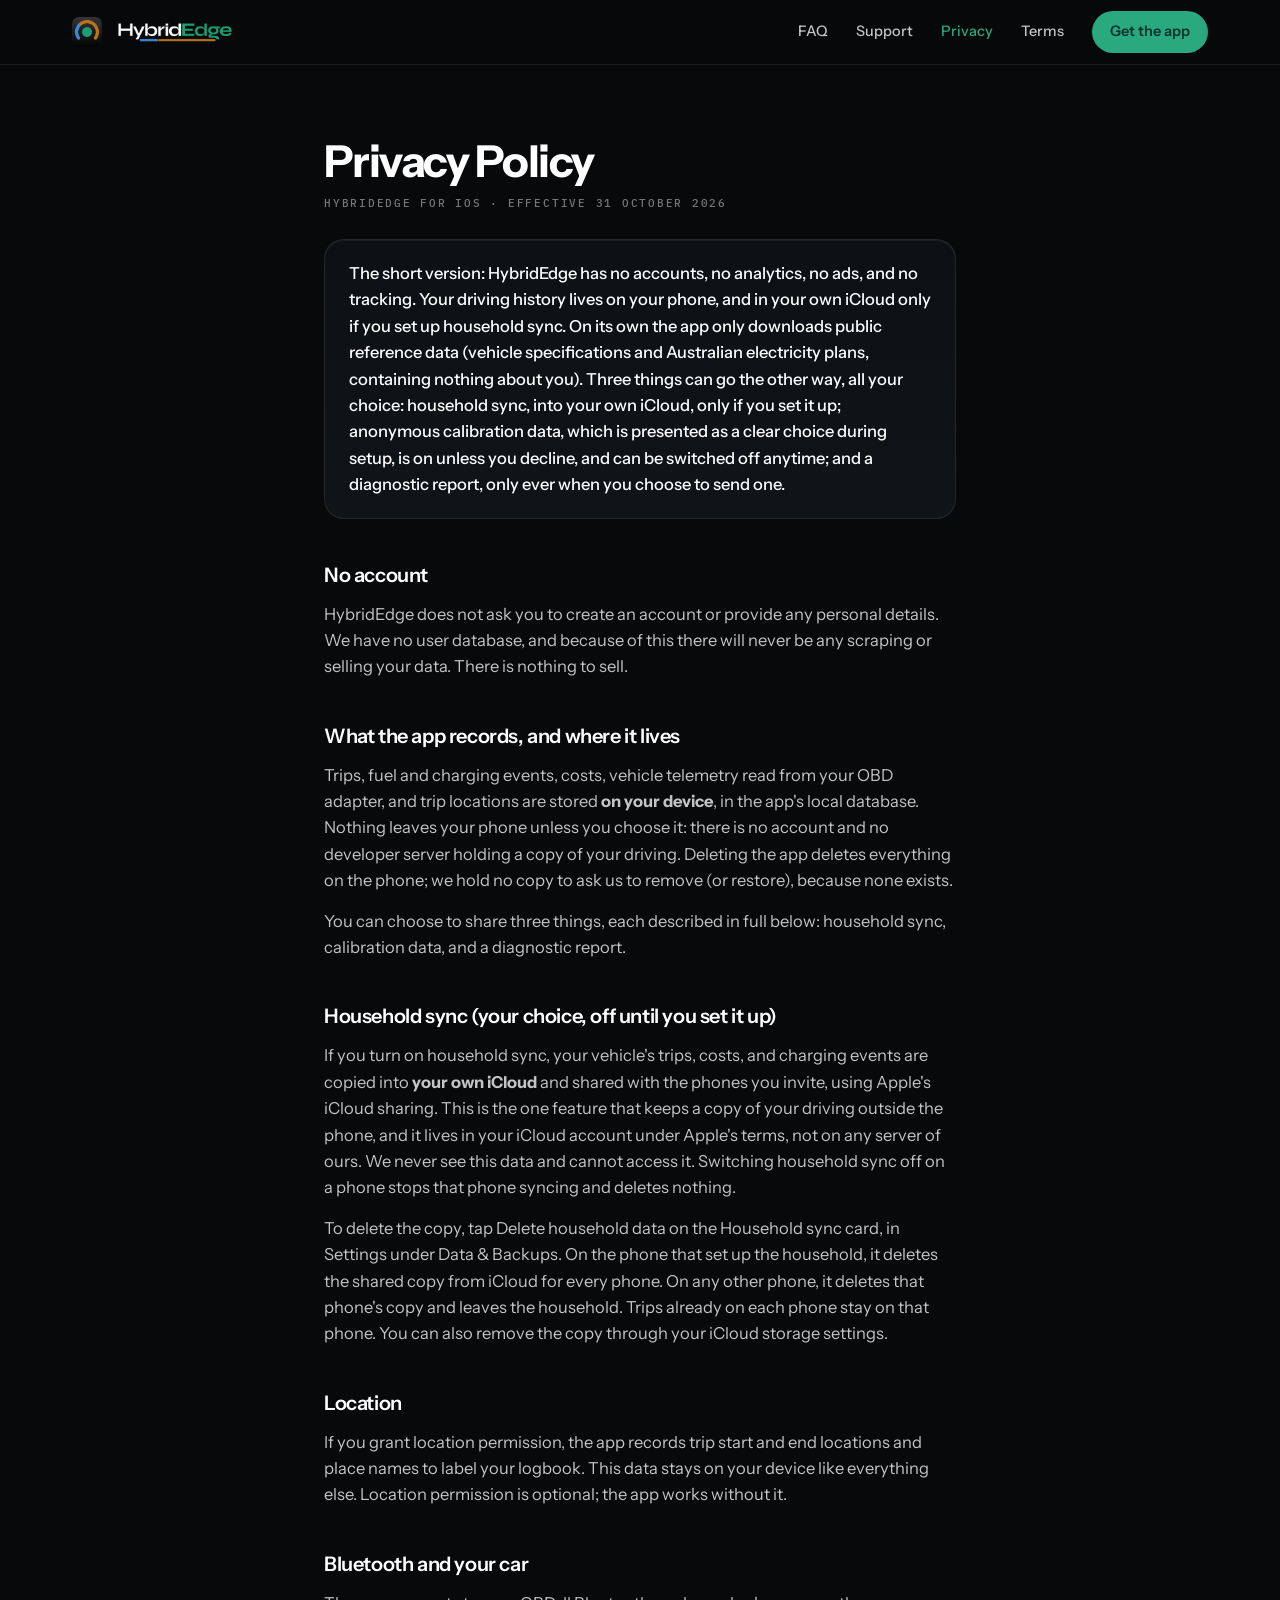
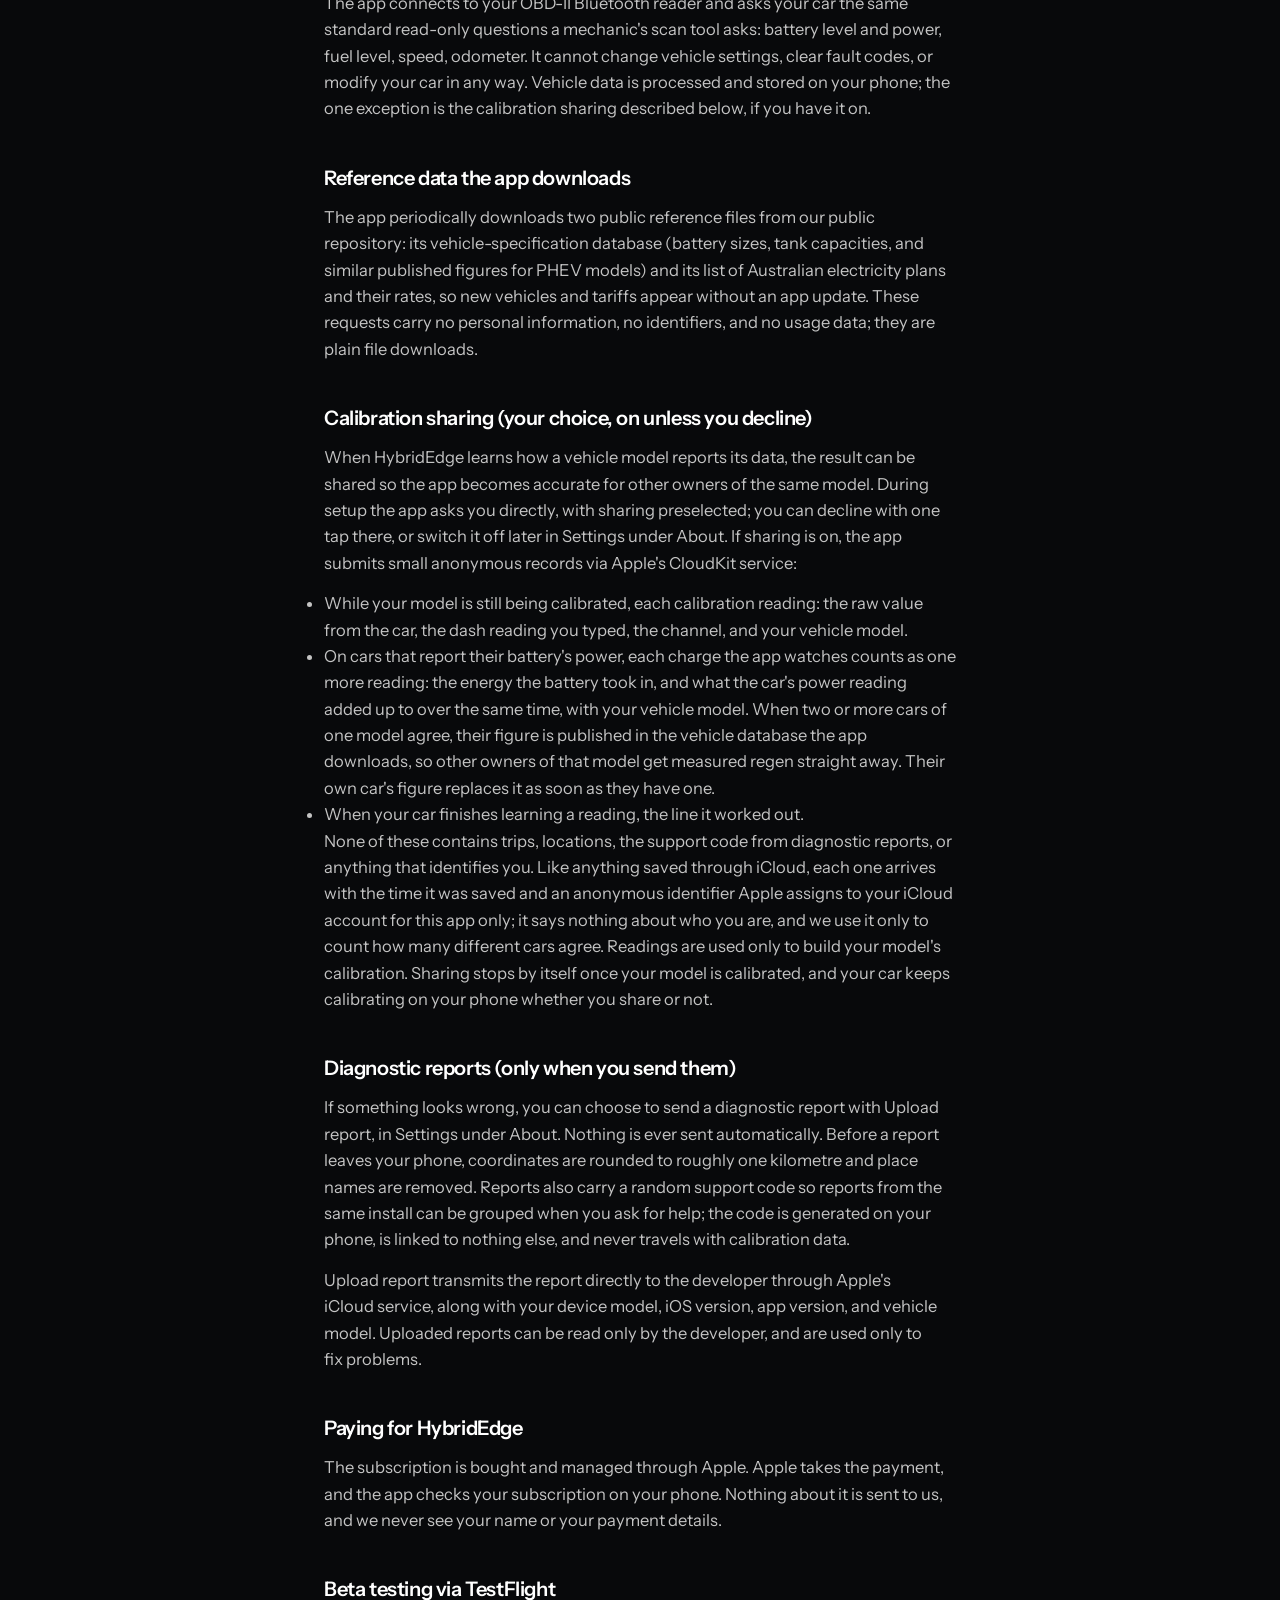
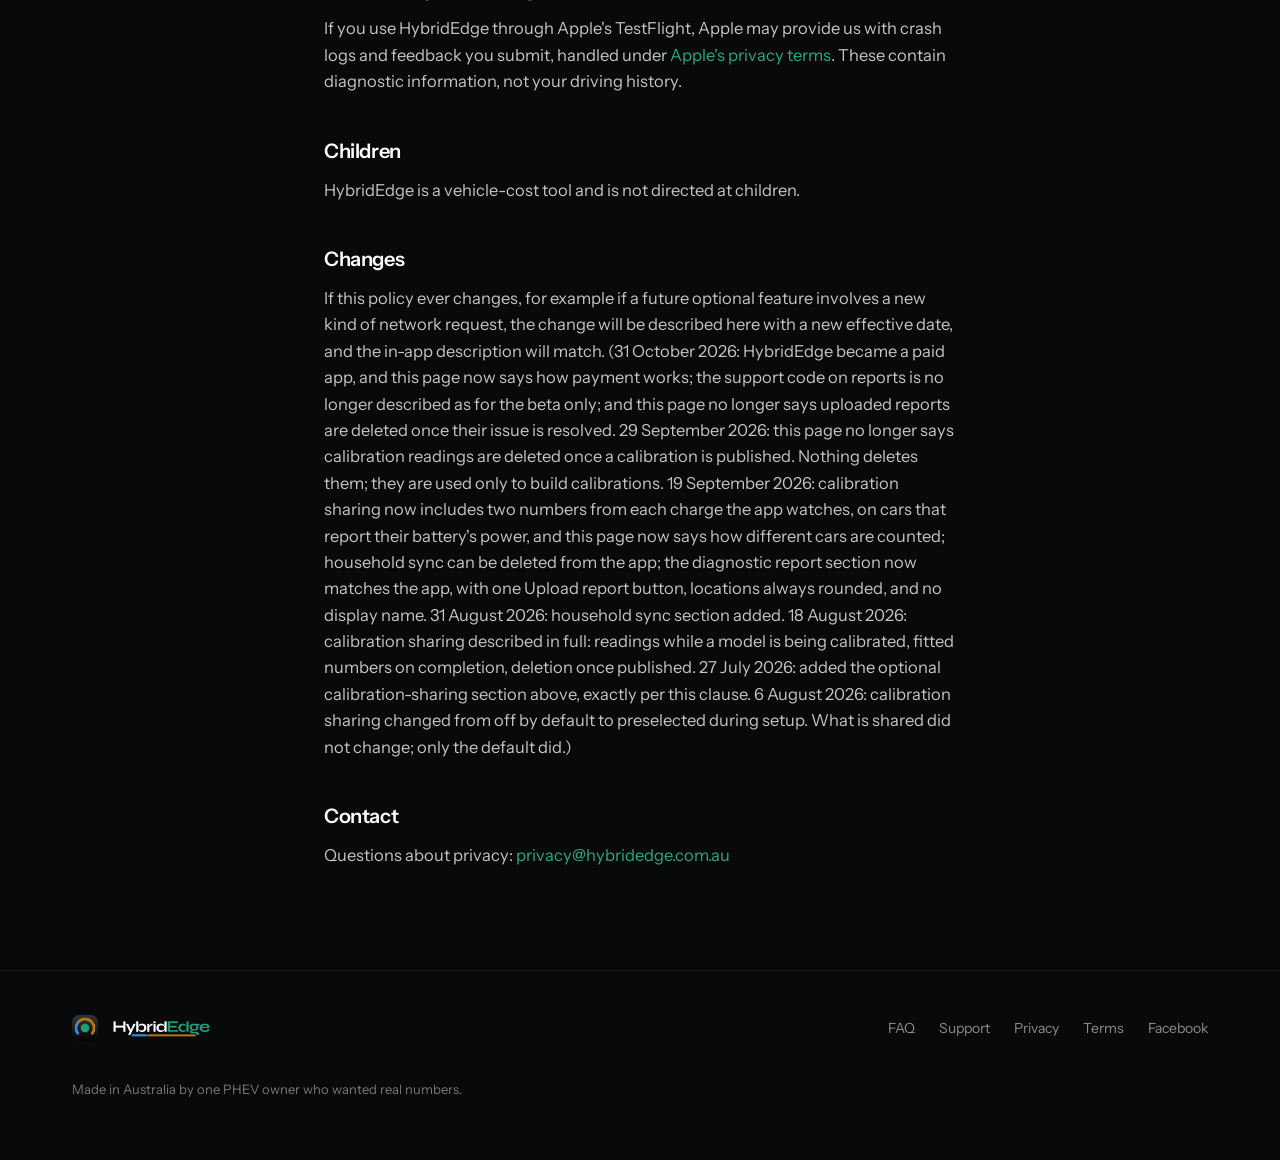
<file: privacy.html>
<!doctype html>
<html lang="en-AU">
<head>
<meta charset="utf-8">
<meta name="viewport" content="width=device-width, initial-scale=1">
<title>Privacy Policy · HybridEdge</title>
<link rel="icon" type="image/png" href="images/v2/app-icon.png">
<link rel="preconnect" href="https://fonts.googleapis.com">
<link rel="preconnect" href="https://fonts.gstatic.com" crossorigin>
<link href="https://fonts.googleapis.com/css2?family=Instrument+Sans:wght@400;500;600;700&family=IBM+Plex+Mono:wght@500&display=swap" rel="stylesheet">
<link rel="stylesheet" href="assets/v2-shell.css?v=3">
</head>
<body>

<header class="site">
  <nav class="nav">
    <a class="brand" href="index.html" aria-label="HybridEdge home">
      <img class="icon" src="images/v2/app-icon.png" alt="">
      <img class="mark" src="images/v2/wordmark-dark.png" alt="HybridEdge">
    </a>
    <a class="link" href="faq.html">FAQ</a>
    <a class="link" href="support.html">Support</a>
    <a class="link current" href="privacy.html">Privacy</a>
    <a class="link" href="terms.html">Terms</a>
    <a class="pill" href="https://apps.apple.com/au/app/hybridedge/id6791924413">Get the app</a>
  </nav>
</header>

<main class="measure">
<h1>Privacy Policy</h1>
<p class="updated">HybridEdge for iOS · Effective 31 October 2026</p>

<div class="summary">
  The short version: HybridEdge has no accounts, no analytics, no ads, and no
  tracking. Your driving history lives on your phone, and in your own iCloud
  only if you set up household sync. On its own the app only downloads public
  reference data (vehicle specifications and Australian electricity plans,
  containing nothing about you). Three things can go the other way, all your
  choice: household sync, into your own iCloud, only if you set it up;
  anonymous calibration data, which is presented as a clear choice during
  setup, is on unless you decline, and can be switched off anytime; and a
  diagnostic report, only ever when you choose to send one.
</div>

<h2>No account</h2>
<p>HybridEdge does not ask you to create an account or provide any personal
details. We have no user database, and because of this there will never be
any scraping or selling your data. There is nothing to sell.</p>

<h2>What the app records, and where it lives</h2>
<p>Trips, fuel and charging events, costs, vehicle telemetry read from your
OBD adapter, and trip locations are stored <strong>on your device</strong>,
in the app's local database. Nothing leaves your phone unless you choose it:
there is no account and no developer server holding a copy of your driving.
Deleting the app deletes everything on the phone; we hold no copy to ask us
to remove (or restore), because none exists.</p>
<p>You can choose to share three things, each described in full below:
household sync, calibration data, and a diagnostic report.</p>

<h2>Household sync (your choice, off until you set it up)</h2>
<p>If you turn on household sync, your vehicle's trips, costs, and charging
events are copied into <strong>your own iCloud</strong> and shared with the
phones you invite, using Apple's iCloud sharing. This is the one feature
that keeps a copy of your driving outside the phone, and it lives in your
iCloud account under Apple's terms, not on any server of ours. We never see
this data and cannot access it. Switching household sync off on a phone
stops that phone syncing and deletes nothing.</p>
<p>To delete the copy, tap Delete household data on the Household sync card,
in Settings under Data &amp; Backups. On the phone that set up the household,
it deletes the shared copy from iCloud for every phone. On any other phone,
it deletes that phone's copy and leaves the household. Trips already on each
phone stay on that phone. You can also remove the copy through your iCloud
storage settings.</p>

<h2>Location</h2>
<p>If you grant location permission, the app records trip start and end
locations and place names to label your logbook. This data stays on your
device like everything else. Location permission is optional; the app works
without it.</p>

<h2>Bluetooth and your car</h2>
<p>The app connects to your OBD-II Bluetooth reader and asks your car the
same standard read-only questions a mechanic's scan tool asks: battery level
and power, fuel level, speed, odometer. It cannot change vehicle settings, clear fault
codes, or modify your car in any way. Vehicle data is processed and stored
on your phone; the one exception is the calibration sharing described
below, if you have it on.</p>

<h2>Reference data the app downloads</h2>
<p>The app periodically downloads two public reference files from our public
repository: its vehicle-specification database (battery sizes, tank
capacities, and similar published figures for PHEV models) and its list of
Australian electricity plans and their rates, so new vehicles and tariffs
appear without an app update. These requests carry no personal information,
no identifiers, and no usage data; they are plain file downloads.</p>

<h2>Calibration sharing (your choice, on unless you decline)</h2>
<p>When HybridEdge learns how a vehicle model reports its data, the result
can be shared so the app becomes accurate for other owners of the same
model. During setup the app asks you directly, with sharing preselected; you
can decline with one tap there, or switch it off later in Settings under
About. If sharing is on, the app submits small anonymous records via
Apple's CloudKit service:</p>
<ul>
<li>While your model is still being calibrated, each calibration reading:
the raw value from the car, the dash reading you typed, the channel, and
your vehicle model.</li>
<li>On cars that report their battery's power, each charge the app watches
counts as one more reading: the energy the battery took in, and what the
car's power reading added up to over the same time, with your vehicle
model. When two or more cars of one model agree, their figure is published
in the vehicle database the app downloads, so other owners of that model
get measured regen straight away. Their own car's figure replaces it as soon
as they have one.</li>
<li>When your car finishes learning a reading, the line it worked out.</li>
</ul>
<p>None of these contains trips, locations, the support code from diagnostic
reports, or anything that identifies you. Like anything saved through
iCloud, each one arrives with the time it was saved and an anonymous
identifier Apple assigns to your iCloud account for this app only; it says
nothing about who you are, and we use it only to count how many different
cars agree. Readings are used only to build your model's calibration.
Sharing stops by itself once
your model is calibrated, and your car keeps calibrating on your phone
whether you share or not.</p>

<h2>Diagnostic reports (only when you send them)</h2>
<p>If something looks wrong, you can choose to send a diagnostic report with
Upload report, in Settings under About. Nothing is ever sent
automatically. Before a report leaves your phone, coordinates are rounded to
roughly one kilometre and place names are removed. Reports also carry a
random support code so reports from the same install can be
grouped when you ask for help; the code is generated on your phone, is
linked to nothing else, and never travels with calibration data.</p>
<p>Upload report transmits the report directly to the developer through
Apple's iCloud service, along with your device model, iOS version, app
version, and vehicle model. Uploaded reports can be read only by the
developer, and are used only to fix problems.</p>

<h2>Paying for HybridEdge</h2>
<p>The subscription is bought and managed through Apple. Apple takes the
payment, and the app checks your subscription on your phone. Nothing about
it is sent to us, and we never see your name or your payment details.</p>

<h2>Beta testing via TestFlight</h2>
<p>If you use HybridEdge through Apple's TestFlight, Apple may provide us
with crash logs and feedback you submit, handled under
<a href="https://www.apple.com/legal/privacy/">Apple's privacy terms</a>.
These contain diagnostic information, not your driving history.</p>

<h2>Children</h2>
<p>HybridEdge is a vehicle-cost tool and is not directed at children.</p>

<h2>Changes</h2>
<p>If this policy ever changes, for example if a future optional feature
involves a new kind of network request, the change will be described here
with a new effective date, and the in-app description will match.
(31 October 2026: HybridEdge became a paid app, and this page now says how
payment works; the support code on reports is no longer described as for
the beta only; and this page no longer says uploaded reports are deleted
once their issue is resolved. 29 September 2026: this page no longer says calibration readings are
deleted once a calibration is published. Nothing deletes them; they are
used only to build calibrations. 19 September 2026: calibration sharing now includes two numbers from each
charge the app watches, on cars that report their battery's power, and this
page now says how different cars are counted; household sync can be deleted
from the app; the diagnostic report section now matches the app, with one
Upload report button, locations always rounded, and no display name.
31 August 2026: household sync section added. 18 August 2026: calibration
sharing described in full: readings while a model is being calibrated,
fitted numbers on completion, deletion once published. 27 July 2026: added
the optional calibration-sharing section above, exactly per this clause.
6 August 2026: calibration sharing changed from off by default to
preselected during setup. What is shared did not change; only the default
did.)</p>

<h2>Contact</h2>
<p>Questions about privacy: <a href="mailto:privacy@hybridedge.com.au">privacy@hybridedge.com.au</a></p>
</main>

<footer class="site">
  <div class="foot">
    <a class="brand" href="index.html">
      <img class="icon" src="images/v2/app-icon.png" alt="" style="width:26px;height:26px">
      <img class="mark" src="images/v2/wordmark-dark.png" alt="HybridEdge" style="height:17px">
    </a>
    <a href="faq.html">FAQ</a>
    <a href="support.html">Support</a>
    <a href="privacy.html">Privacy</a>
    <a href="terms.html">Terms</a>
    <a href="https://www.facebook.com/HybridEdgeApp/">Facebook</a>
    <p class="prov">Made in Australia by one PHEV owner who wanted real numbers.</p>
  </div>
</footer>

</body>
</html>
</file>
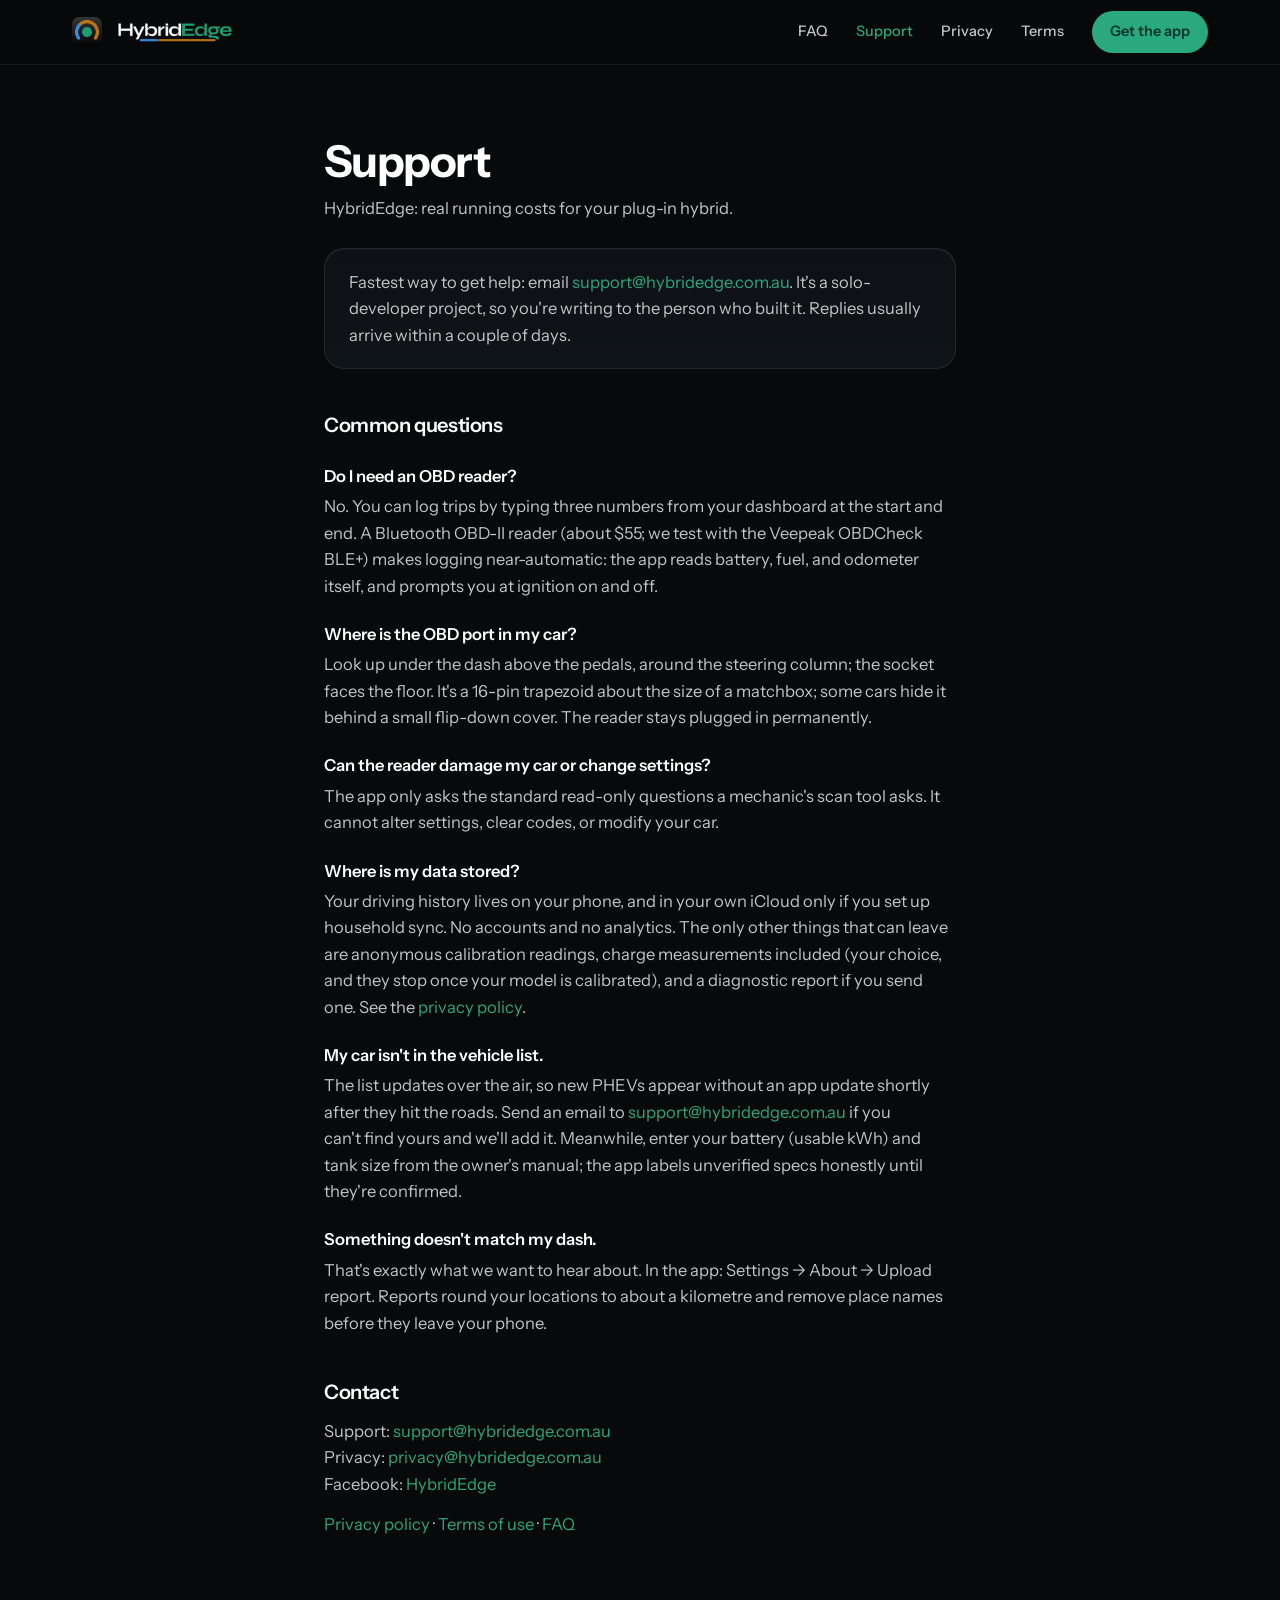
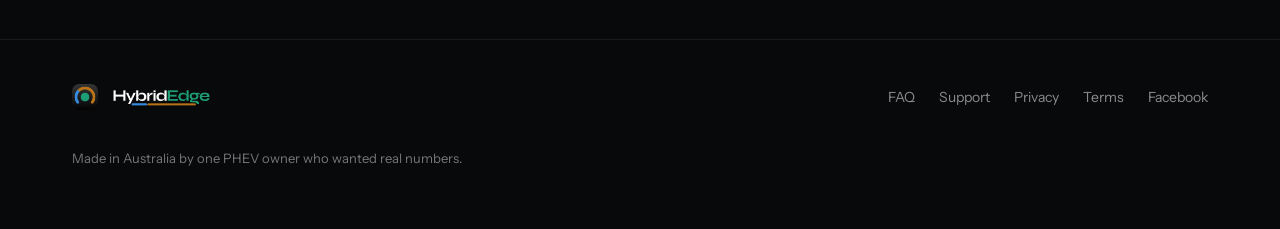
<file: support.html>
<!doctype html>
<html lang="en-AU">
<head>
<meta charset="utf-8">
<meta name="viewport" content="width=device-width, initial-scale=1">
<title>Support · HybridEdge</title>
<link rel="icon" type="image/png" href="images/v2/app-icon.png">
<link rel="preconnect" href="https://fonts.googleapis.com">
<link rel="preconnect" href="https://fonts.gstatic.com" crossorigin>
<link href="https://fonts.googleapis.com/css2?family=Instrument+Sans:wght@400;500;600;700&family=IBM+Plex+Mono:wght@500&display=swap" rel="stylesheet">
<link rel="stylesheet" href="assets/v2-shell.css?v=3">
</head>
<body>

<header class="site">
  <nav class="nav">
    <a class="brand" href="index.html" aria-label="HybridEdge home">
      <img class="icon" src="images/v2/app-icon.png" alt="">
      <img class="mark" src="images/v2/wordmark-dark.png" alt="HybridEdge">
    </a>
    <a class="link" href="faq.html">FAQ</a>
    <a class="link current" href="support.html">Support</a>
    <a class="link" href="privacy.html">Privacy</a>
    <a class="link" href="terms.html">Terms</a>
    <a class="pill" href="https://apps.apple.com/au/app/hybridedge/id6791924413">Get the app</a>
  </nav>
</header>

<main class="measure">
<h1>Support</h1>
<p>HybridEdge: real running costs for your plug-in hybrid.</p>

<div class="card">
  Fastest way to get help: email
  <a href="mailto:support@hybridedge.com.au">support@hybridedge.com.au</a>.
  It's a solo-developer project, so you're writing to the person who built
  it. Replies usually arrive within a couple of days.
</div>

<h2>Common questions</h2>
<dl>
  <dt>Do I need an OBD reader?</dt>
  <dd>No. You can log trips by typing three numbers from your dashboard at
  the start and end. A Bluetooth OBD-II reader (about $55; we test with the
  Veepeak OBDCheck BLE+) makes logging near-automatic: the app reads battery,
  fuel, and odometer itself, and prompts you at ignition on and off.</dd>

  <dt>Where is the OBD port in my car?</dt>
  <dd>Look up under the dash above the pedals, around the steering column;
  the socket faces the floor. It's a 16-pin trapezoid about the size of a
  matchbox; some cars hide it behind a small flip-down cover. The reader
  stays plugged in permanently.</dd>

  <dt>Can the reader damage my car or change settings?</dt>
  <dd>The app only asks the standard read-only questions a mechanic's scan
  tool asks. It cannot alter settings, clear codes, or modify your car.</dd>

  <dt>Where is my data stored?</dt>
  <dd>Your driving history lives on your phone, and in your own iCloud only
  if you set up household sync. No accounts and no analytics. The only other
  things that can leave are anonymous calibration readings, charge
  measurements included (your choice, and they stop once your model is
  calibrated), and a diagnostic report if you send one. See the
  <a href="privacy.html">privacy policy</a>.</dd>

  <dt>My car isn't in the vehicle list.</dt>
  <dd>The list updates over the air, so new PHEVs appear without an app
  update shortly after they hit the roads. Send an email to
  <a href="mailto:support@hybridedge.com.au">support@hybridedge.com.au</a>
  if you can't find yours and we'll add it. Meanwhile, enter your battery
  (usable kWh) and tank size from the owner's manual; the app labels
  unverified specs honestly until they're confirmed.</dd>

  <dt>Something doesn't match my dash.</dt>
  <dd>That's exactly what we want to hear about. In the app: Settings →
  About → Upload report. Reports round your locations to about a
  kilometre and remove place names before they leave your phone.</dd>
</dl>

<h2>Contact</h2>
<p>Support: <a href="mailto:support@hybridedge.com.au">support@hybridedge.com.au</a><br>
Privacy: <a href="mailto:privacy@hybridedge.com.au">privacy@hybridedge.com.au</a><br>
Facebook: <a href="https://www.facebook.com/HybridEdgeApp/">HybridEdge</a></p>

<p><a href="privacy.html">Privacy policy</a> · <a href="terms.html">Terms of use</a> · <a href="faq.html">FAQ</a></p>
</main>

<footer class="site">
  <div class="foot">
    <a class="brand" href="index.html">
      <img class="icon" src="images/v2/app-icon.png" alt="" style="width:26px;height:26px">
      <img class="mark" src="images/v2/wordmark-dark.png" alt="HybridEdge" style="height:17px">
    </a>
    <a href="faq.html">FAQ</a>
    <a href="support.html">Support</a>
    <a href="privacy.html">Privacy</a>
    <a href="terms.html">Terms</a>
    <a href="https://www.facebook.com/HybridEdgeApp/">Facebook</a>
    <p class="prov">Made in Australia by one PHEV owner who wanted real numbers.</p>
  </div>
</footer>

</body>
</html>
</file>
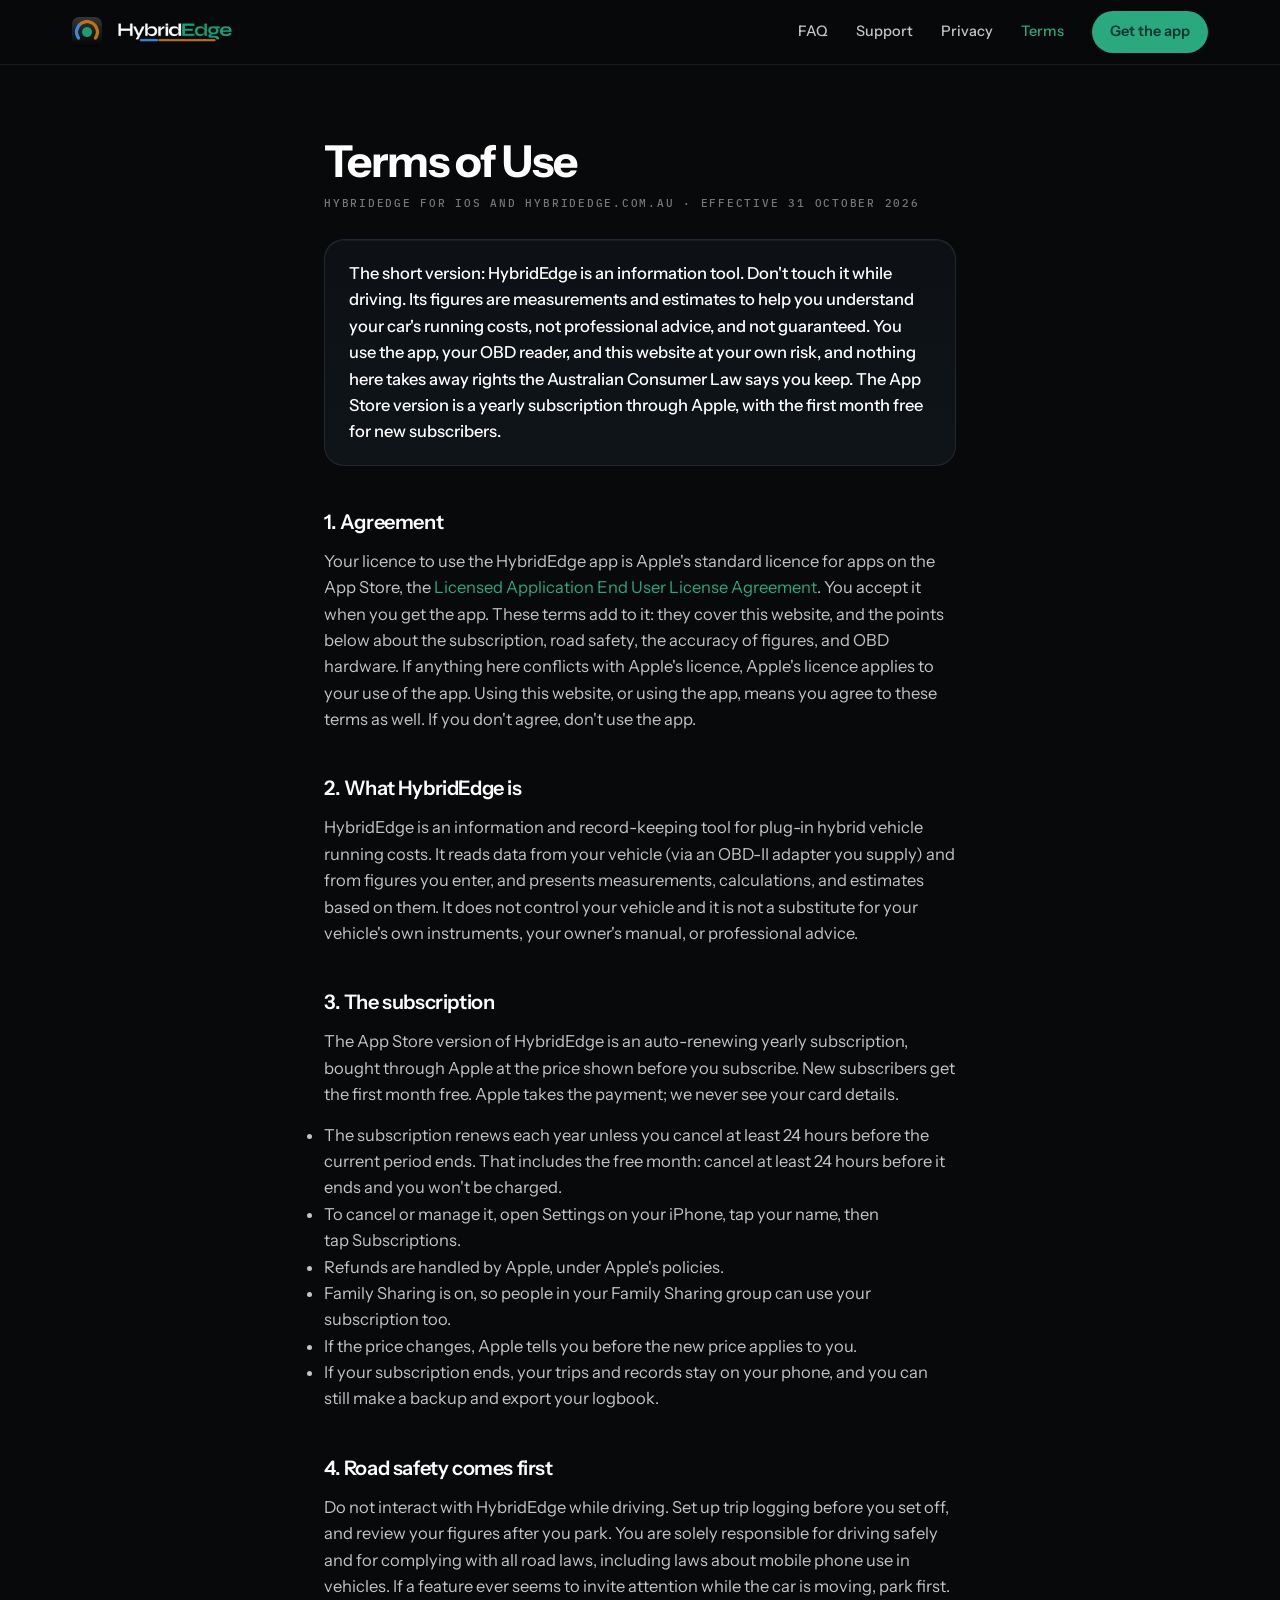
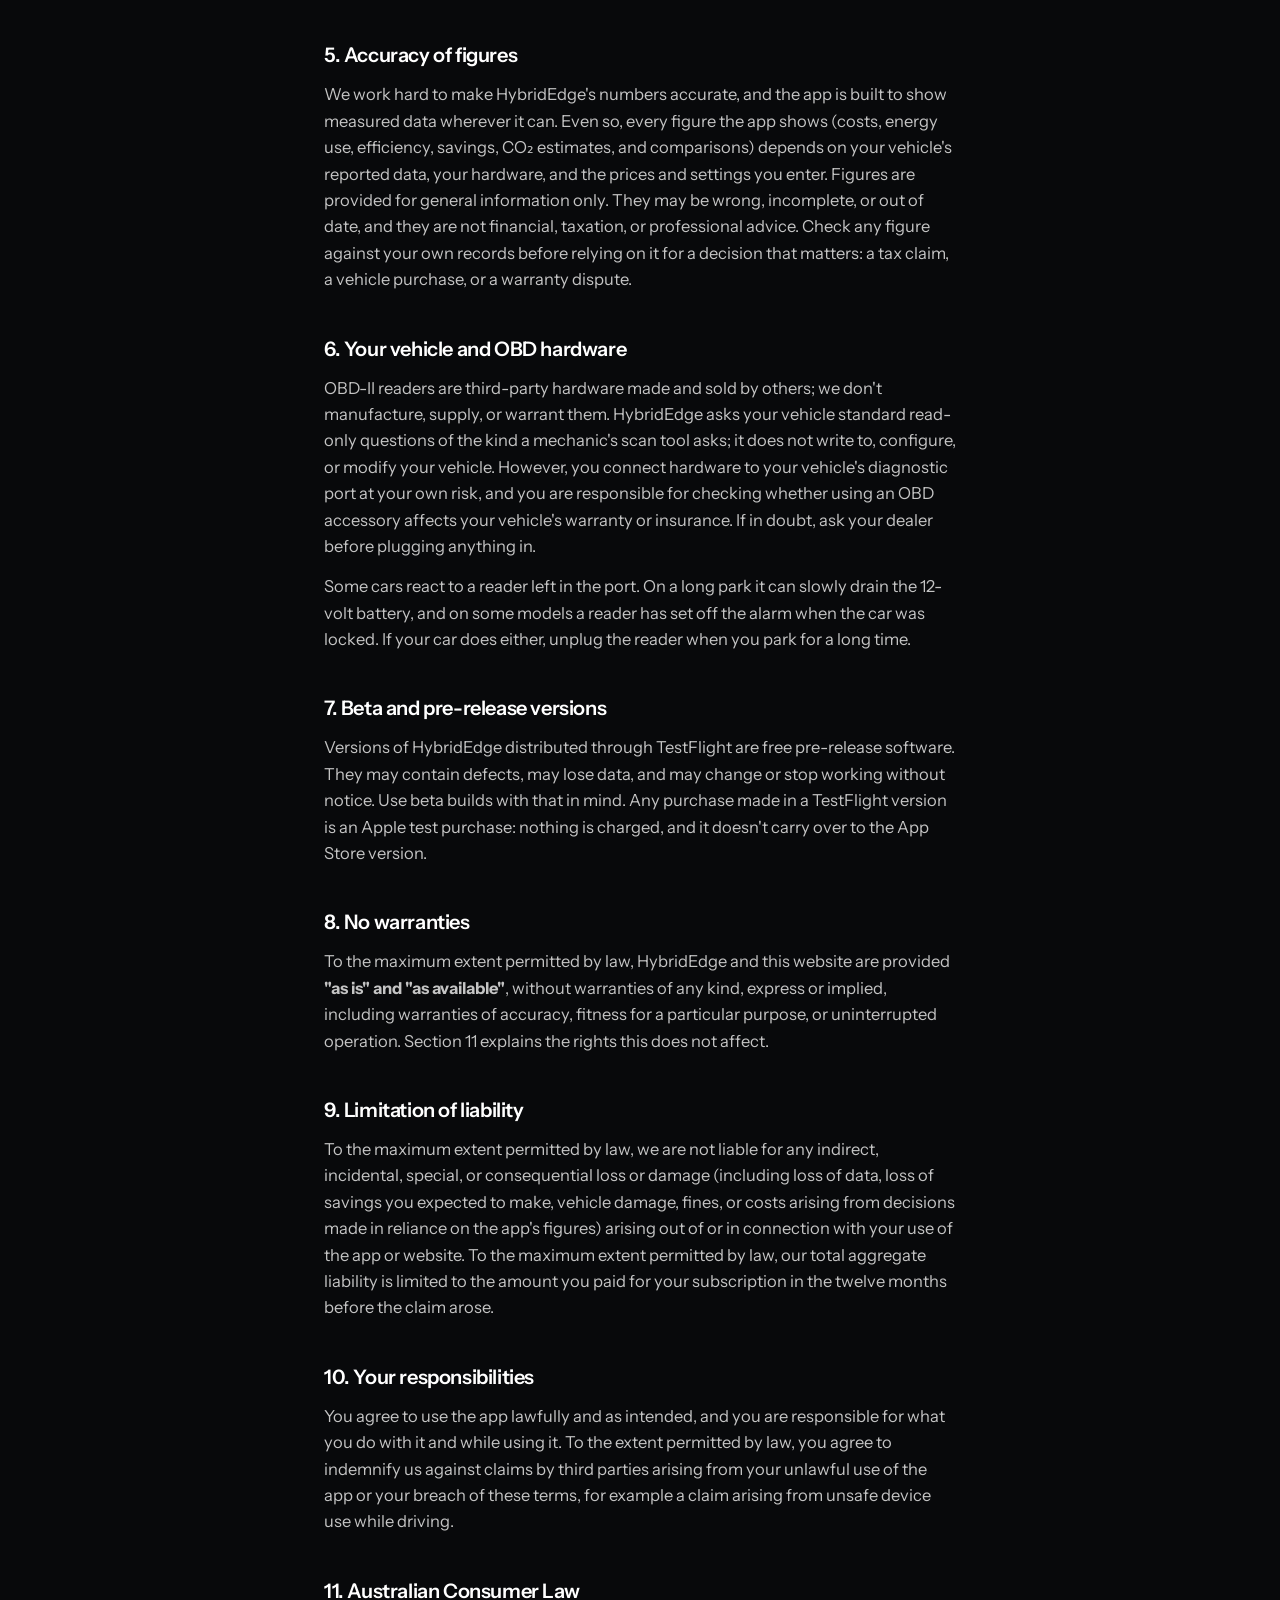
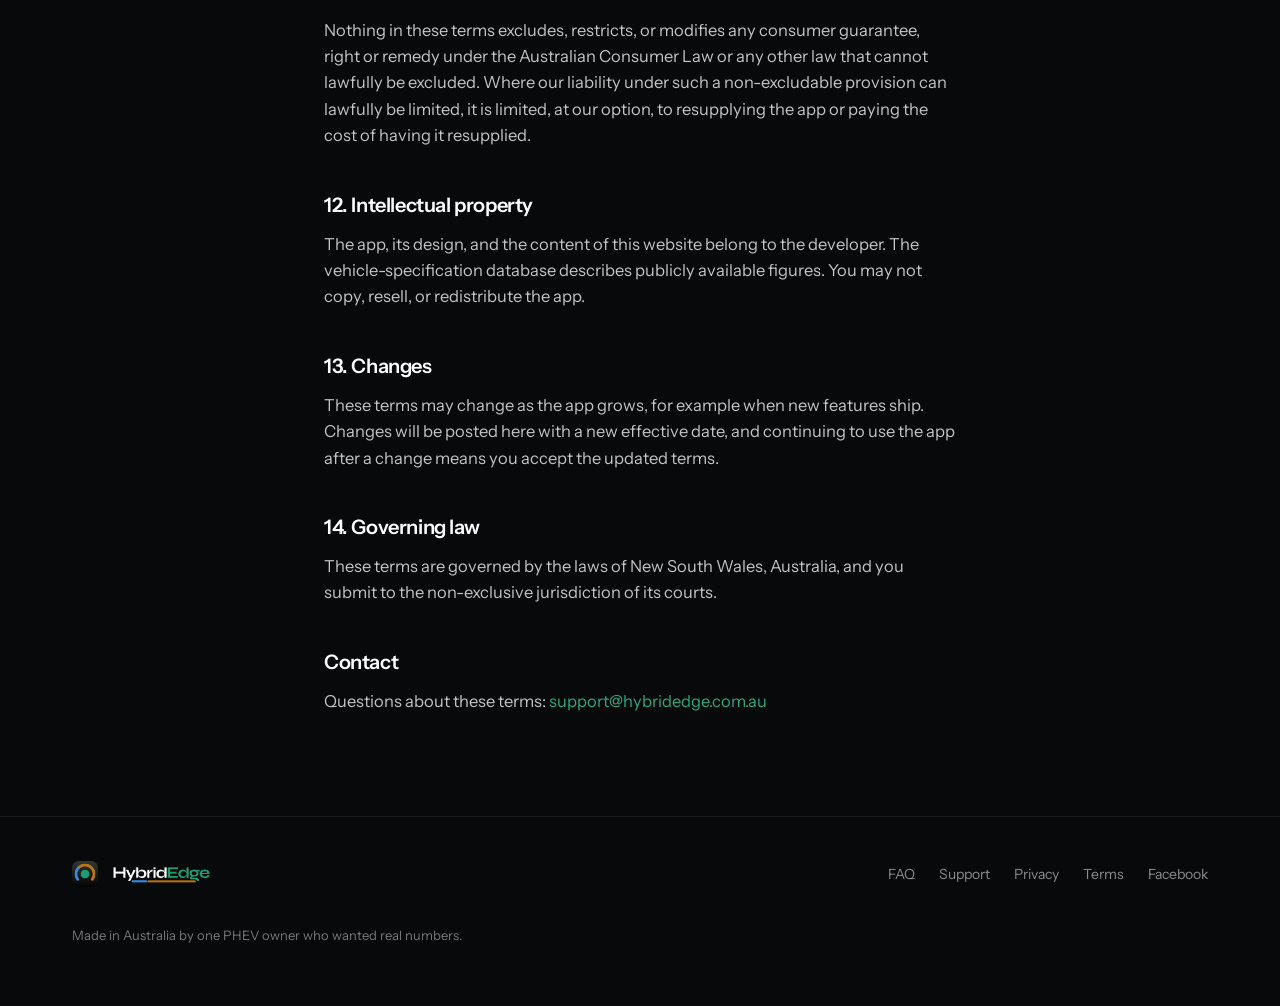
<file: terms.html>
<!doctype html>
<html lang="en-AU">
<head>
<meta charset="utf-8">
<meta name="viewport" content="width=device-width, initial-scale=1">
<title>Terms of Use · HybridEdge</title>
<link rel="icon" type="image/png" href="images/v2/app-icon.png">
<link rel="preconnect" href="https://fonts.googleapis.com">
<link rel="preconnect" href="https://fonts.gstatic.com" crossorigin>
<link href="https://fonts.googleapis.com/css2?family=Instrument+Sans:wght@400;500;600;700&family=IBM+Plex+Mono:wght@500&display=swap" rel="stylesheet">
<link rel="stylesheet" href="assets/v2-shell.css?v=3">
</head>
<body>

<header class="site">
  <nav class="nav">
    <a class="brand" href="index.html" aria-label="HybridEdge home">
      <img class="icon" src="images/v2/app-icon.png" alt="">
      <img class="mark" src="images/v2/wordmark-dark.png" alt="HybridEdge">
    </a>
    <a class="link" href="faq.html">FAQ</a>
    <a class="link" href="support.html">Support</a>
    <a class="link" href="privacy.html">Privacy</a>
    <a class="link current" href="terms.html">Terms</a>
    <a class="pill" href="https://apps.apple.com/au/app/hybridedge/id6791924413">Get the app</a>
  </nav>
</header>

<main class="measure">
<h1>Terms of Use</h1>
<p class="updated">HybridEdge for iOS and hybridedge.com.au · Effective 31 October 2026</p>

<div class="summary">
  The short version: HybridEdge is an information tool. Don't touch it while
  driving. Its figures are measurements and estimates to help you understand
  your car's running costs, not professional advice, and not guaranteed.
  You use the app, your OBD reader, and this website at your own risk, and
  nothing here takes away rights the Australian Consumer Law says you keep.
  The App Store version is a yearly subscription through Apple, with the
  first month free for new subscribers.
</div>

<h2>1. Agreement</h2>
<p>Your licence to use the HybridEdge app is Apple's standard licence for
apps on the App Store, the
<a href="https://www.apple.com/legal/internet-services/itunes/dev/stdeula/">Licensed Application End User License Agreement</a>.
You accept it when you get the app. These terms add to it: they cover this
website, and the points below about the subscription, road safety, the
accuracy of figures, and OBD hardware. If anything here conflicts with
Apple's licence, Apple's licence applies to your use of the app. Using this
website, or using the app, means you agree to these terms as well. If you
don't agree, don't use the app.</p>

<h2>2. What HybridEdge is</h2>
<p>HybridEdge is an information and record-keeping tool for plug-in hybrid
vehicle running costs. It reads data from your vehicle (via an OBD-II
adapter you supply) and from figures you enter, and presents measurements,
calculations, and estimates based on them. It does not control your vehicle
and it is not a substitute for your vehicle's own instruments, your owner's
manual, or professional advice.</p>

<h2>3. The subscription</h2>
<p>The App Store version of HybridEdge is an auto-renewing yearly
subscription, bought through Apple at the price shown before you subscribe.
New subscribers get the first month free. Apple takes the payment; we never
see your card details.</p>
<ul>
  <li>The subscription renews each year unless you cancel at least 24 hours
  before the current period ends. That includes the free month: cancel at
  least 24 hours before it ends and you won't be charged.</li>
  <li>To cancel or manage it, open Settings on your iPhone, tap your name,
  then tap Subscriptions.</li>
  <li>Refunds are handled by Apple, under Apple's policies.</li>
  <li>Family Sharing is on, so people in your Family Sharing group can use
  your subscription too.</li>
  <li>If the price changes, Apple tells you before the new price applies to
  you.</li>
  <li>If your subscription ends, your trips and records stay on your phone,
  and you can still make a backup and export your logbook.</li>
</ul>

<h2>4. Road safety comes first</h2>
<p>Do not interact with HybridEdge while driving. Set up trip logging before
you set off, and review your figures after you park. You are solely
responsible for driving safely and for complying with all road laws,
including laws about mobile phone use in vehicles. If a feature ever seems
to invite attention while the car is moving, park first.</p>

<h2>5. Accuracy of figures</h2>
<p>We work hard to make HybridEdge's numbers accurate, and the app is built
to show measured data wherever it can. Even so, every figure the app shows
(costs, energy use, efficiency, savings, CO&#8322; estimates, and comparisons)
depends on your vehicle's reported data, your hardware, and the prices and
settings you enter. Figures are provided for general information only. They
may be wrong, incomplete, or out of date, and they are not financial,
taxation, or professional advice. Check any figure against your own records
before relying on it for a decision that matters: a tax claim, a vehicle
purchase, or a warranty dispute.</p>

<h2>6. Your vehicle and OBD hardware</h2>
<p>OBD-II readers are third-party hardware made and sold by others; we
don't manufacture, supply, or warrant them. HybridEdge asks your vehicle
standard read-only questions of the kind a mechanic's scan tool asks; it
does not write to, configure, or modify your vehicle. However, you connect
hardware to your vehicle's diagnostic port at your own risk, and you are
responsible for checking whether using an OBD accessory affects your
vehicle's warranty or insurance. If in doubt, ask your dealer before
plugging anything in.</p>
<p>Some cars react to a reader left in the port. On a long park it can
slowly drain the 12-volt battery, and on some models a reader has set off
the alarm when the car was locked. If your car does either, unplug the
reader when you park for a long time.</p>

<h2>7. Beta and pre-release versions</h2>
<p>Versions of HybridEdge distributed through TestFlight are free
pre-release software. They may contain defects, may lose data, and may
change or stop working without notice. Use beta builds with that in mind.
Any purchase made in a TestFlight version is an Apple test purchase: nothing
is charged, and it doesn't carry over to the App Store version.</p>

<h2>8. No warranties</h2>
<p>To the maximum extent permitted by law, HybridEdge and this website are
provided <strong>"as is" and "as available"</strong>, without warranties of
any kind, express or implied, including warranties of accuracy, fitness
for a particular purpose, or uninterrupted operation. Section 11 explains
the rights this does not affect.</p>

<h2>9. Limitation of liability</h2>
<p>To the maximum extent permitted by law, we are not liable for any
indirect, incidental, special, or consequential loss or damage (including
loss of data, loss of savings you expected to make, vehicle damage, fines,
or costs arising from decisions made in reliance on the app's figures)
arising out of or in connection with your use of the app or website. To the
maximum extent permitted by law, our total aggregate liability is limited
to the amount you paid for your subscription in the twelve months before
the claim arose.</p>

<h2>10. Your responsibilities</h2>
<p>You agree to use the app lawfully and as intended, and you are
responsible for what you do with it and while using it. To the extent
permitted by law, you agree to indemnify us against claims by third parties
arising from your unlawful use of the app or your breach of these terms,
for example a claim arising from unsafe device use while driving.</p>

<h2>11. Australian Consumer Law</h2>
<p>Nothing in these terms excludes, restricts, or modifies any consumer
guarantee, right or remedy under the Australian Consumer Law or any other
law that cannot lawfully be excluded. Where our liability under such a
non-excludable provision can lawfully be limited, it is limited, at our
option, to resupplying the app or paying the cost of having it resupplied.</p>

<h2>12. Intellectual property</h2>
<p>The app, its design, and the content of this website belong to the
developer. The vehicle-specification database describes publicly available
figures. You may not copy, resell, or redistribute the app.</p>

<h2>13. Changes</h2>
<p>These terms may change as the app grows, for example when new features
ship. Changes will be posted here with a new effective date, and continuing
to use the app after a change means you accept the updated terms.</p>

<h2>14. Governing law</h2>
<p>These terms are governed by the laws of New South Wales, Australia, and
you submit to the non-exclusive jurisdiction of its courts.</p>

<h2>Contact</h2>
<p>Questions about these terms: <a href="mailto:support@hybridedge.com.au">support@hybridedge.com.au</a></p>
</main>

<footer class="site">
  <div class="foot">
    <a class="brand" href="index.html">
      <img class="icon" src="images/v2/app-icon.png" alt="" style="width:26px;height:26px">
      <img class="mark" src="images/v2/wordmark-dark.png" alt="HybridEdge" style="height:17px">
    </a>
    <a href="faq.html">FAQ</a>
    <a href="support.html">Support</a>
    <a href="privacy.html">Privacy</a>
    <a href="terms.html">Terms</a>
    <a href="https://www.facebook.com/HybridEdgeApp/">Facebook</a>
    <p class="prov">Made in Australia by one PHEV owner who wanted real numbers.</p>
  </div>
</footer>

</body>
</html>
</file>
<file: assets/v2-shell.css>
/* HybridEdge site shell v2 — shared by the subpages (FAQ, Support,
   Privacy, Terms). Matches the index-v2 homepage: same tokens, header,
   footer, and type scale. Long-form text sits in a single 680px measure
   per the website brief. */

:root {
  --bg: #08090B;
  --card: #0D1116;
  --card-2: #0F1418;
  --hairline: rgba(255,255,255,.07);
  --card-edge: rgba(255,255,255,.085);
  --text: #FFFFFF;
  --body-text: #C4C4C4;
  --dim: #8B8B8B;
  --faint: #777777;
  --electric: #4aa3f0;
  --petrol: #e0a63a;
  --green: #2aa87e;
  --alert: #e0655a;
  --sans: "Instrument Sans", -apple-system, system-ui, sans-serif;
  --mono: "IBM Plex Mono", ui-monospace, SFMono-Regular, Menlo, monospace;
}
* { margin: 0; padding: 0; box-sizing: border-box; }
body {
  background: var(--bg);
  color: var(--body-text);
  font-family: var(--sans);
  font-size: 16.5px;
  line-height: 1.6;
  -webkit-font-smoothing: antialiased;
}
h1, h2, h3, p, li, dt, dd { text-wrap: pretty; }
h1, h2, h3 { color: var(--text); }
a { color: var(--green); text-decoration: none; }
a:hover { text-decoration: underline; }
img { max-width: 100%; display: block; }

/* ---------- header (same as homepage) ---------- */
header.site {
  position: sticky; top: 0; z-index: 50;
  background: rgba(8,9,11,.86);
  border-bottom: 1px solid var(--hairline);
}
.nav {
  display: flex; align-items: center; gap: 28px;
  height: 64px; max-width: 1200px; margin: 0 auto; padding: 0 32px;
}
.brand { display: flex; align-items: center; gap: 10px; margin-right: auto; }
.brand img.icon { width: 30px; height: 30px; border-radius: 7px; }
.brand img.mark { height: 20px; width: auto; }
.nav a.link { color: var(--body-text); font-size: 14.5px; font-weight: 500; }
.nav a.link:hover { color: var(--text); text-decoration: none; }
.nav a.link.current { color: var(--green); }
.pill {
  background: var(--green); color: #04342C; font-weight: 600; font-size: 14.5px;
  padding: 9px 18px; border-radius: 999px;
}
.pill:hover { text-decoration: none; filter: brightness(1.08); }
@media (max-width: 720px) { .nav a.link { display: none } }

/* ---------- long-form article ---------- */
main.measure { max-width: 680px; margin: 0 auto; padding: 72px 24px 88px; }
main.measure h1 {
  font-size: clamp(32px, 5vw, 44px); font-weight: 700;
  letter-spacing: -.035em; line-height: 1.1; margin-bottom: 10px;
}
.updated {
  font-family: var(--mono); font-weight: 500; font-size: 11px;
  letter-spacing: .16em; text-transform: uppercase; color: var(--faint);
  margin-bottom: 26px;
}
main.measure h2 {
  font-size: 20px; font-weight: 600; letter-spacing: -.02em;
  margin: 40px 0 10px;
}
main.measure p { margin-bottom: 14px; }
main.measure dt { font-weight: 600; color: var(--text); margin-top: 22px; }
main.measure dd { margin: 4px 0 0 0; }

.summary {
  background: linear-gradient(180deg, var(--card), var(--card-2));
  border: 1px solid var(--card-edge); border-radius: 20px;
  padding: 20px 24px; margin: 26px 0;
  color: var(--text); font-weight: 500;
  box-shadow: inset 0 1px 0 rgba(255,255,255,.05);
}
main.measure .fn {
  margin: -12px 0 30px; font-size: 13px; font-weight: 400; color: var(--faint);
}

/* ---------- reader table (FAQ) ---------- */
table.readers { width: 100%; border-collapse: collapse; font-size: 14.5px; margin: 16px 0; }
table.readers th {
  font-family: var(--mono); font-weight: 500; font-size: 11px;
  letter-spacing: .16em; text-transform: uppercase; color: var(--faint);
}
table.readers th, table.readers td {
  text-align: left; padding: 12px 10px; vertical-align: top;
  border-bottom: 1px solid var(--hairline);
}
table.readers strong { color: var(--text); }
.status-yes   { color: var(--green); font-weight: 600; white-space: nowrap; }
.status-maybe { color: var(--petrol); font-weight: 600; white-space: nowrap; }
.status-no    { color: var(--alert); font-weight: 600; white-space: nowrap; }
.price { font-size: 13px; color: var(--faint); }
.readers .rcell { display: flex; align-items: center; gap: 12px; }
.readers .rpic {
  width: 46px; height: 46px; flex: 0 0 46px; object-fit: contain;
  background: #fff; border-radius: 9px; padding: 3px; box-sizing: border-box;
}
.table-scroll { overflow-x: auto; }

/* ---------- footer (same as homepage) ---------- */
footer.site { border-top: 1px solid var(--hairline); padding: 44px 0 60px; }
.foot {
  display: flex; align-items: center; gap: 24px; flex-wrap: wrap;
  max-width: 1200px; margin: 0 auto; padding: 0 32px;
}
.foot .brand { margin-right: auto; }
.foot a { color: var(--dim); font-size: 14px; }
.foot .prov { width: 100%; margin-top: 14px; color: var(--faint); font-size: 13px; }

/* Support page callout — same surface as .summary */
.card {
  background: linear-gradient(180deg, var(--card), var(--card-2));
  border: 1px solid var(--card-edge); border-radius: 20px;
  padding: 20px 24px; margin: 26px 0;
  box-shadow: inset 0 1px 0 rgba(255,255,255,.05);
}
</file>
